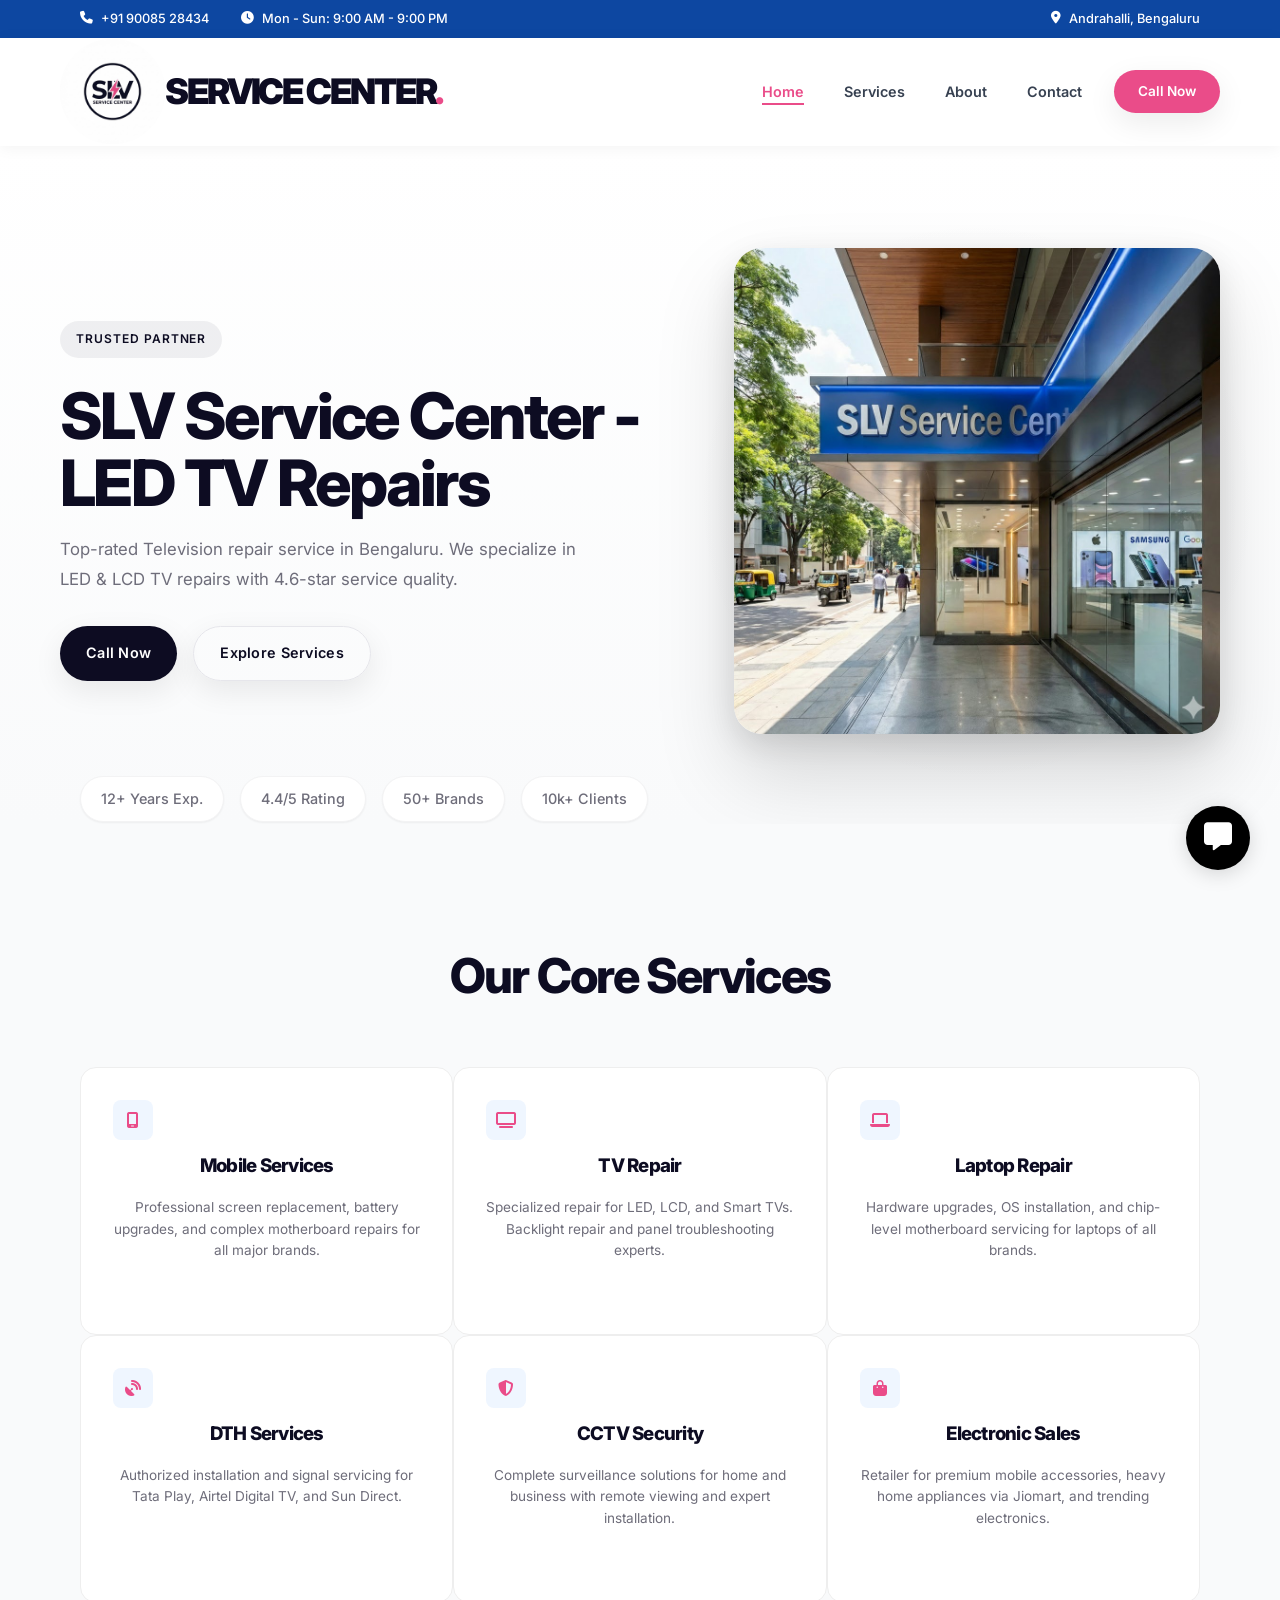
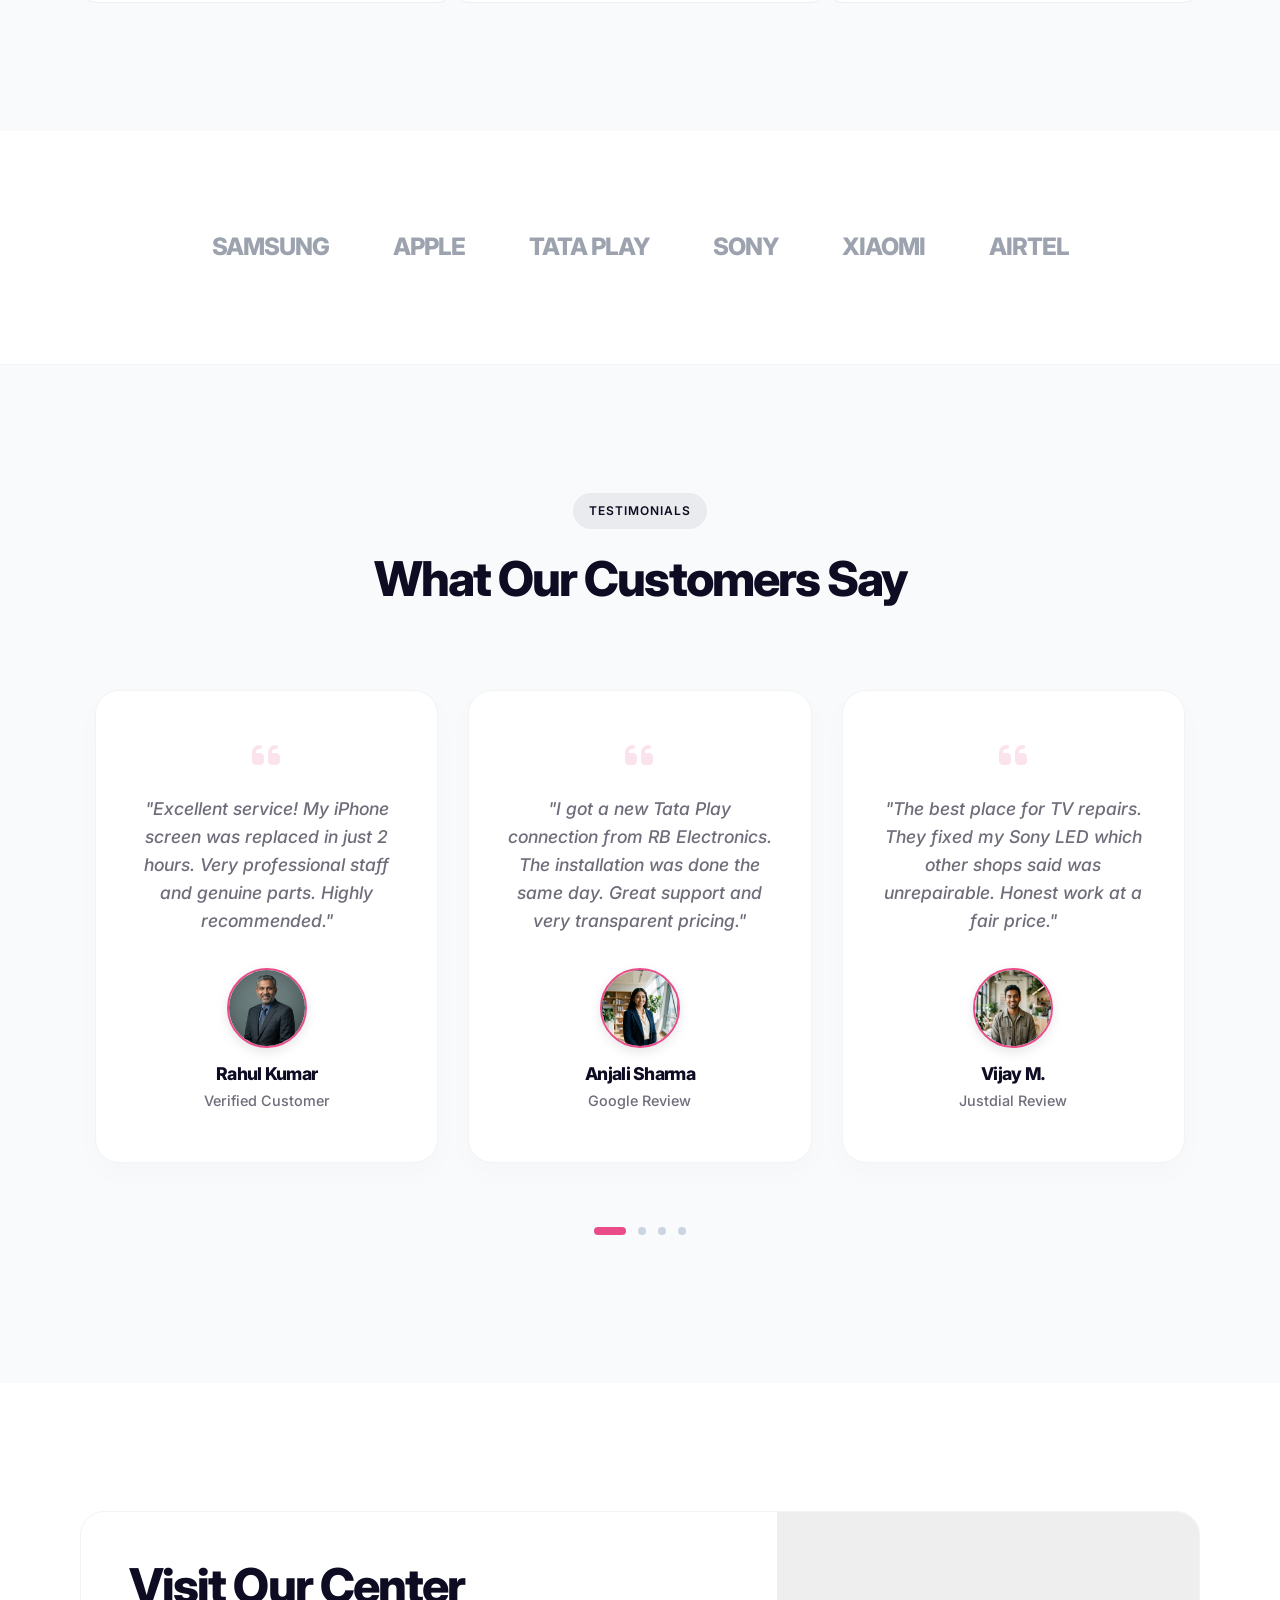
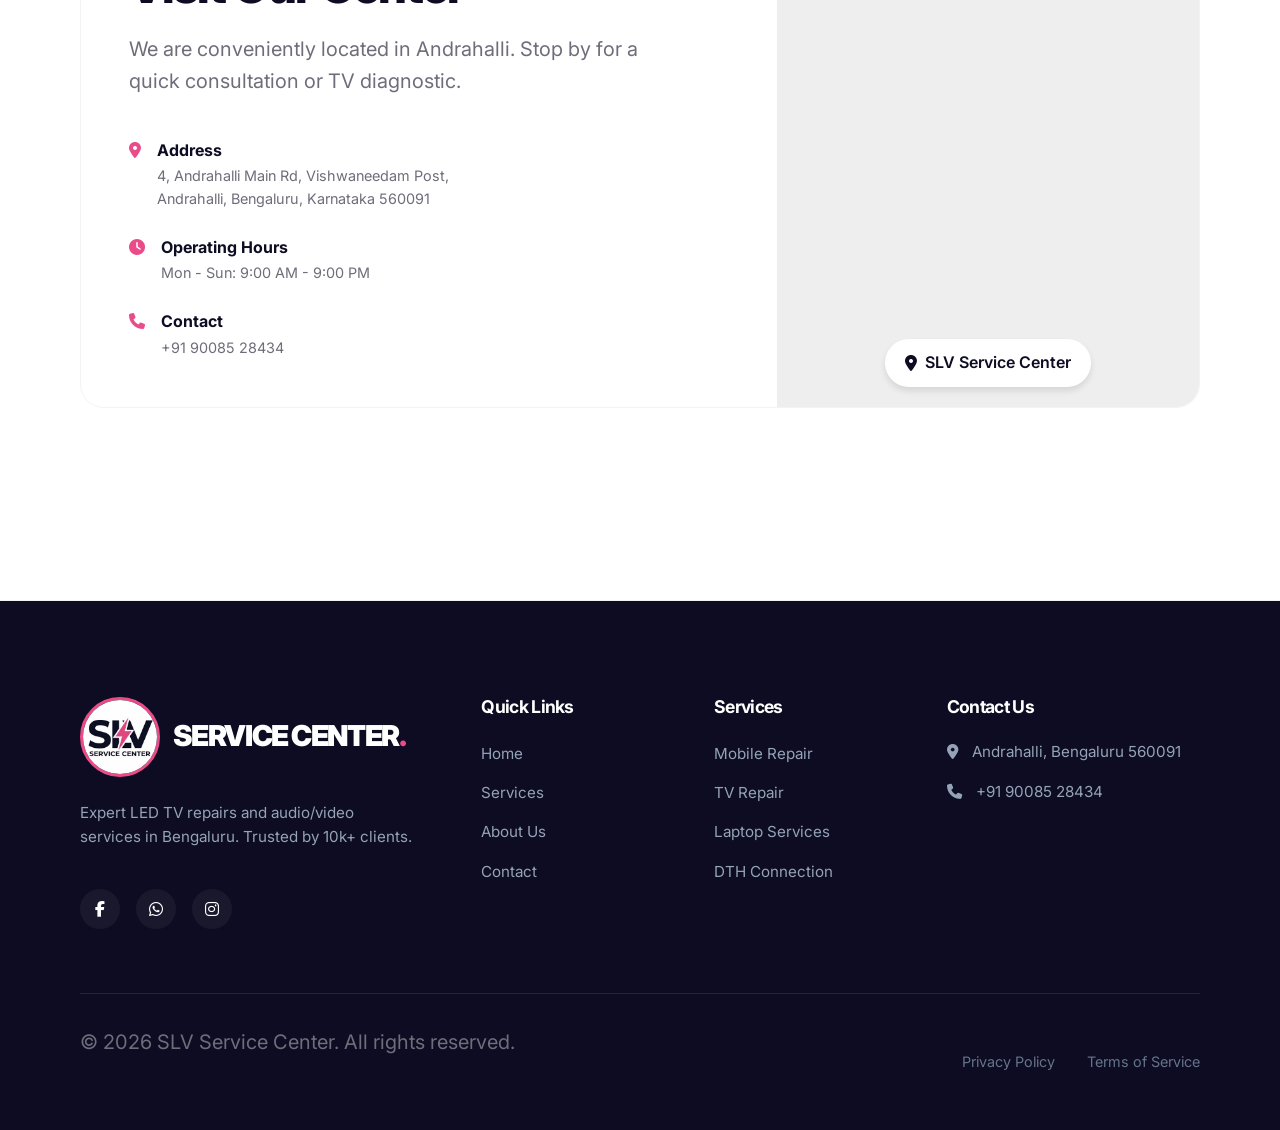
<file: index.html>
<!DOCTYPE html>
<html lang="en">

<head>
    <meta charset="UTF-8">
    <meta name="viewport" content="width=device-width, initial-scale=1.0">

    <!-- SEO Meta Tags -->
    <title>SLV Service Center | LED TV Repairs & Services in Bangalore</title>
    <meta name="description"
        content="Expert LED TV repair and services in Bangalore. SLV Service Center specializes in television repair, screen replacement, and electronics service in Andrahalli, Bengaluru. Rated 4.6/5.">
    <meta name="keywords"
        content="SLV Service Center, LED TV Repair Bangalore, TV Service Bengaluru, Television Repair, Electronics Service Andrahalli, LG TV Repair, Samsung TV Repair, Sony TV Repair">
    <meta name="author" content="SLV Service Center">
    <meta name="robots" content="index, follow">
    <link rel="canonical" href="https://rbelectronics.com/index.html">

    <!-- Open Graph / Facebook -->
    <meta property="og:type" content="website">
    <meta property="og:url" content="https://rbelectronics.com/">
    <meta property="og:title" content="SLV Service Center | LED TV Repairs & Services">
    <meta property="og:description"
        content="Professional television repair service in Bengaluru. 4.6 star rated expert service for all LED/LCD TV brands.">
    <meta property="og:image" content="assets/rb_electronics_logo_circle_1769456589043.png">

    <!-- Twitter -->
    <meta property="twitter:card" content="summary_large_image">
    <meta property="twitter:url" content="https://rbelectronics.com/">
    <meta property="twitter:title" content="SLV Service Center | LED TV Repairs & Services">
    <meta property="twitter:description"
        content="Professional television repair service in Bengaluru. 4.6 star rated expert service for all LED/LCD TV brands.">
    <meta property="twitter:image" content="assets/rb_electronics_logo_circle_1769456589043.png">

    <!-- Favicon -->
    <link rel="icon" type="image/png" href="assets/rb_electronics_logo_circle_1769456589043.png">

    <!-- Fonts & CSS -->
    <link rel="preconnect" href="https://fonts.googleapis.com">
    <link rel="preconnect" href="https://fonts.gstatic.com" crossorigin>
    <link
        href="https://fonts.googleapis.com/css2?family=Inter:wght@400;500;600;700;800&family=Poppins:wght@400;600;700&display=swap"
        rel="stylesheet">
    <link rel="stylesheet" href="https://cdnjs.cloudflare.com/ajax/libs/font-awesome/6.4.0/css/all.min.css">
    <link rel="stylesheet" href="style.css">
</head>

<body>

    <!-- Top Bar -->
    <div class="top-bar">
        <div class="container top-bar-content">
            <div class="top-bar-info">
                <span><i class="fa-solid fa-phone"></i> +91 90085 28434</span>
                <span><i class="fa-solid fa-clock"></i> Mon - Sun: 9:00 AM - 9:00 PM</span>
            </div>
            <div class="top-bar-info">
                <span><i class="fa-solid fa-location-dot"></i> Andrahalli, Bengaluru</span>
            </div>
        </div>
    </div>

    <!-- Simple Navbar -->
    <nav class="navbar">
        <div class="nav-container">
            <a href="index.html" class="logo">
                <img src="assets/slv_logo_circle.png" alt="SLV Service Center Logo">
                <span class="logo-text">Service Center</span>
            </a>
            <div style="display: flex; align-items: center;">
                <ul class="nav-links">
                    <li><a href="index.html" class="active">Home</a></li>
                    <li><a href="services.html">Services</a></li>
                    <li><a href="about.html">About</a></li>
                    <li><a href="contact.html">Contact</a></li>
                </ul>
                <a href="tel:+919008528434" class="btn nav-cta" style="margin-left: 2rem;">Call Now</a>
                <button class="mobile-menu-btn"><i class="fa-solid fa-bars"></i></button>
            </div>
        </div>
    </nav>

    <!-- Split Hero Home -->
    <section class="hero-split">
        <div class="hero-split-grid">
            <div class="hero-left" data-aos="fade-right">
                <span class="badge-blue-soft">Trusted Partner</span>
                <h1>SLV Service Center - LED TV Repairs</h1>
                <p>Top-rated Television repair service in Bengaluru. We specialize in LED & LCD TV repairs with 4.6-star
                    service quality.
                </p>
                <div style="display: flex; gap: 1rem; flex-wrap: wrap;">
                    <a href="tel:+919008528434" class="btn btn-pill" style="background: #0d0c22;">Call Now</a>
                    <a href="services.html" class="btn btn-outline btn-pill">Explore Services</a>
                </div>
            </div>
            <div class="hero-image-container" data-aos="fade-left">
                <img src="assets/slv_storefront.jpg" alt="SLV Service Center Storefront">
            </div>
        </div>
    </section>

    <!-- Stats Grid matching screenshot tags -->
    <div class="container hero-stats-wrapper">
        <div class="hero-stats-container">
            <span class="hero-stat-item">12+ Years Exp.</span>
            <span class="hero-stat-item">4.4/5 Rating</span>
            <span class="hero-stat-item">50+ Brands</span>
            <span class="hero-stat-item">10k+ Clients</span>
        </div>
    </div>

    <!-- Core Services Home Preview -->
    <section class="section" style="background-color: #f9fafb;">
        <div class="container">
            <div style="text-align: center; margin-bottom: 4rem;" data-aos="fade-up">
                <h2>Our Core Services</h2>
            </div>

            <div class="cards-grid-3">
                <!-- S1 -->
                <div class="stat-card-white" style="border: 1px solid #eee; transition: all 0.2s;" data-aos="fade-up">
                    <div class="icon-box" style="background: #eff6ff; color: var(--primary-color);">
                        <i class="fa-solid fa-mobile-screen"></i>
                    </div>
                    <h3>Mobile Services</h3>
                    <p style="font-size: 0.85rem;">Professional screen replacement, battery upgrades, and complex
                        motherboard repairs for all major brands.</p>
                </div>
                <!-- S2 -->
                <div class="stat-card-white" style="border: 1px solid #eee; transition: all 0.2s;" data-aos="fade-up"
                    data-aos-delay="100">
                    <div class="icon-box" style="background: #eff6ff; color: var(--primary-color);">
                        <i class="fa-solid fa-tv"></i>
                    </div>
                    <h3>TV Repair</h3>
                    <p style="font-size: 0.85rem;">Specialized repair for LED, LCD, and Smart TVs. Backlight repair and
                        panel troubleshooting experts.</p>
                </div>
                <!-- S3 -->
                <div class="stat-card-white" style="border: 1px solid #eee; transition: all 0.2s;" data-aos="fade-up"
                    data-aos-delay="200">
                    <div class="icon-box" style="background: #eff6ff; color: var(--primary-color);">
                        <i class="fa-solid fa-laptop"></i>
                    </div>
                    <h3>Laptop Repair</h3>
                    <p style="font-size: 0.85rem;">Hardware upgrades, OS installation, and chip-level motherboard
                        servicing for laptops of all brands.</p>
                </div>
                <!-- S4 -->
                <div class="stat-card-white" style="border: 1px solid #eee; transition: all 0.2s;" data-aos="fade-up"
                    data-aos-delay="300">
                    <div class="icon-box" style="background: #eff6ff; color: var(--primary-color);">
                        <i class="fa-solid fa-satellite-dish"></i>
                    </div>
                    <h3>DTH Services</h3>
                    <p style="font-size: 0.85rem;">Authorized installation and signal servicing for Tata Play, Airtel
                        Digital TV, and Sun Direct.</p>
                </div>
                <!-- S5 -->
                <div class="stat-card-white" style="border: 1px solid #eee; transition: all 0.2s;" data-aos="fade-up"
                    data-aos-delay="400">
                    <div class="icon-box" style="background: #eff6ff; color: var(--primary-color);">
                        <i class="fa-solid fa-shield-halved"></i>
                    </div>
                    <h3>CCTV Security</h3>
                    <p style="font-size: 0.85rem;">Complete surveillance solutions for home and business with remote
                        viewing and expert installation.</p>
                </div>
                <!-- S6 -->
                <div class="stat-card-white" style="border: 1px solid #eee; transition: all 0.2s;" data-aos="fade-up"
                    data-aos-delay="500">
                    <div class="icon-box" style="background: #eff6ff; color: var(--primary-color);">
                        <i class="fa-solid fa-bag-shopping"></i>
                    </div>
                    <h3>Electronic Sales</h3>
                    <p style="font-size: 0.85rem;">Retailer for premium mobile accessories, heavy home appliances via
                        Jiomart, and trending electronics.</p>
                </div>
            </div>
        </div>
    </section>

    <!-- Brands We Support -->
    <section class="section" style="padding: 4rem 0; background: white; border-bottom: 1px solid #f1f3f4;">
        <div class="container">
            <div class="brands-grid" data-aos="fade-up">
                <div class="brand-item">SAMSUNG</div>
                <div class="brand-item">APPLE</div>
                <div class="brand-item">TATA PLAY</div>
                <div class="brand-item">SONY</div>
                <div class="brand-item">XIAOMI</div>
                <div class="brand-item">AIRTEL</div>
            </div>
        </div>
    </section>

    <!-- Testimonials Section -->
    <section class="testimonial-section">
        <div class="container">
            <div style="text-align: center; margin-bottom: 4rem;" data-aos="fade-up">
                <span class="badge-blue-soft">TESTIMONIALS</span>
                <h2>What Our Customers Say</h2>
            </div>

            <div class="testimonial-slider-container" data-aos="fade-up">
                <div class="testimonial-track" id="testimonialTrack">
                    <!-- Slide 1 -->
                    <div class="testimonial-slide">
                        <div class="testi-card-pro">
                            <i class="fa-solid fa-quote-left testi-quote-icon"></i>
                            <p class="testi-text-pro">"Excellent service! My iPhone screen was replaced in just 2 hours.
                                Very professional staff and genuine parts. Highly recommended."</p>
                            <div class="testi-user">
                                <img src="assets/customer_testimonial_male_1769457041364.png" alt="Rahul Kumar"
                                    class="testi-avatar-pro">
                                <div class="testi-author-info">
                                    <h4>Rahul Kumar</h4>
                                    <span>Verified Customer</span>
                                </div>
                            </div>
                        </div>
                    </div>
                    <!-- Slide 2 -->
                    <div class="testimonial-slide">
                        <div class="testi-card-pro">
                            <i class="fa-solid fa-quote-left testi-quote-icon"></i>
                            <p class="testi-text-pro">"I got a new Tata Play connection from RB Electronics. The
                                installation was done the same day. Great support and very transparent pricing."</p>
                            <div class="testi-user">
                                <img src="assets/customer_testimonial_female_1769457061538.png" alt="Anjali Sharma"
                                    class="testi-avatar-pro">
                                <div class="testi-author-info">
                                    <h4>Anjali Sharma</h4>
                                    <span>Google Review</span>
                                </div>
                            </div>
                        </div>
                    </div>
                    <!-- Slide 3 -->
                    <div class="testimonial-slide">
                        <div class="testi-card-pro">
                            <i class="fa-solid fa-quote-left testi-quote-icon"></i>
                            <p class="testi-text-pro">"The best place for TV repairs. They fixed my Sony LED which other
                                shops said was unrepairable. Honest work at a fair price."</p>
                            <div class="testi-user">
                                <img src="assets/customer_testimonial_male_2_1769457083041.png" alt="Vijay M."
                                    class="testi-avatar-pro">
                                <div class="testi-author-info">
                                    <h4>Vijay M.</h4>
                                    <span>Justdial Review</span>
                                </div>
                            </div>
                        </div>
                    </div>
                    <!-- Slide 4 -->
                    <div class="testimonial-slide">
                        <div class="testi-card-pro">
                            <i class="fa-solid fa-quote-left testi-quote-icon"></i>
                            <p class="testi-text-pro">"Fast and reliable laptop cleaning and thermal paste application.
                                My laptop is running much cooler now. Excellent work by RB team."</p>
                            <div class="testi-user">
                                <img src="assets/customer_testimonial_female_2_1769457325821.png" alt="Priya Singh"
                                    class="testi-avatar-pro">
                                <div class="testi-author-info">
                                    <h4>Priya Singh</h4>
                                    <span>Creative Designer</span>
                                </div>
                            </div>
                        </div>
                    </div>
                    <!-- Slide 5 -->
                    <div class="testimonial-slide">
                        <div class="testi-card-pro">
                            <i class="fa-solid fa-quote-left testi-quote-icon"></i>
                            <p class="testi-text-pro">"Very helpful staff and great range of products and services.
                                Always trust them for my DTH recharges and repairs."</p>
                            <div class="testi-user">
                                <img src="assets/customer_testimonial_male_3_1769457344126.png" alt="Suresh Raina"
                                    class="testi-avatar-pro">
                                <div class="testi-author-info">
                                    <h4>Suresh Raina</h4>
                                    <span>Local Resident</span>
                                </div>
                            </div>
                        </div>
                    </div>
                    <!-- Slide 6 -->
                    <div class="testimonial-slide">
                        <div class="testi-card-pro">
                            <i class="fa-solid fa-quote-left testi-quote-icon"></i>
                            <p class="testi-text-pro">"Professional service and reasonable rates. They repaired our home
                                security system perfectly. Highly satisfyed!"</p>
                            <div class="testi-user">
                                <img src="assets/customer_testimonial_male_1769457041364.png" alt="Vinay K."
                                    class="testi-avatar-pro">
                                <div class="testi-author-info">
                                    <h4>Vinay K.</h4>
                                    <span>Verified User</span>
                                </div>
                            </div>
                        </div>
                    </div>
                </div>

                <!-- Dots Navigation -->
                <div class="slider-dots" id="sliderDots">
                    <div class="dot active" onclick="currentSlide(0)"></div>
                    <div class="dot" onclick="currentSlide(1)"></div>
                    <div class="dot" onclick="currentSlide(2)"></div>
                    <div class="dot" onclick="currentSlide(3)"></div>
                    <div class="dot" onclick="currentSlide(4)"></div>
                    <div class="dot" onclick="currentSlide(5)"></div>
                </div>
            </div>
        </div>
    </section>


    <!-- Map & Visit Section -->
    <section class="section" id="visit-us">
        <div class="container">
            <div class="split-grid"
                style="align-items: center; background: white; border-radius: 24px; overflow: hidden; border: 1px solid #f1f3f4;"
                data-aos="fade-up">
                <div style="padding: 3rem;">
                    <h2>Visit Our Center</h2>
                    <p>We are conveniently located in Andrahalli. Stop by for a quick consultation or TV diagnostic.</p>

                    <div style="margin-top: 2rem;">
                        <div style="display: flex; gap: 1rem; margin-bottom: 1.5rem;">
                            <i class="fa-solid fa-location-dot"
                                style="color: var(--primary-color); margin-top: 5px;"></i>
                            <div>
                                <strong>Address</strong>
                                <p style="font-size: 0.9rem; margin-bottom: 0;">4, Andrahalli Main Rd, Vishwaneedam
                                    Post,<br>Andrahalli, Bengaluru, Karnataka 560091</p>
                            </div>
                        </div>
                        <div style="display: flex; gap: 1rem; margin-bottom: 1.5rem;">
                            <i class="fa-solid fa-clock" style="color: var(--primary-color); margin-top: 5px;"></i>
                            <div>
                                <strong>Operating Hours</strong>
                                <p style="font-size: 0.9rem; margin-bottom: 0;">Mon - Sun: 9:00 AM - 9:00 PM</p>
                            </div>
                        </div>
                        <div style="display: flex; gap: 1rem;">
                            <i class="fa-solid fa-phone" style="color: var(--primary-color); margin-top: 5px;"></i>
                            <div>
                                <strong>Contact</strong>
                                <p style="font-size: 0.9rem; margin-bottom: 0;">+91 90085 28434</p>
                            </div>
                        </div>
                    </div>
                </div>

                <div style="height: 100%; min-height: 400px; background: #eee; position: relative;">
                    <iframe
                        src="https://maps.google.com/maps?q=13.0075504,77.4853664+(SLV+Service+Center+-+LED+TV+Repairs+%26+Services+in+Bangalore)&t=&z=13&ie=UTF8&iwloc=&output=embed"
                        width="100%" height="100%" style="border:0;" allowfullscreen="" loading="lazy">
                    </iframe>
                    <div
                        style="position: absolute; bottom: 20px; left: 50%; transform: translateX(-50%); background: white; padding: 10px 20px; border-radius: 50px; font-weight: 600; box-shadow: 0 4px 6px rgba(0,0,0,0.1); cursor: pointer; display: flex; align-items: center; gap: 8px;">
                        <i class="fa-solid fa-location-dot"></i> SLV Service Center
                    </div>
                </div>
            </div>
        </div>
    </section>

    <!-- Footer -->
    <footer>
        <div class="container">
            <div class="footer-grid">
                <div class="footer-col" data-aos="fade-up">
                    <a href="index.html" class="footer-brand">
                        <div class="footer-logo-wrap">
                            <img src="assets/slv_logo_circle.png" alt="SLV Service Center Logo">
                        </div>
                        <span class="logo-text">Service Center</span>
                    </a>
                    <p>Expert LED TV repairs and audio/video services in Bengaluru. Trusted by 10k+ clients.</p>
                    <div class="social-links">
                        <a href="#" class="social-btn"><i class="fa-brands fa-facebook-f"></i></a>
                        <a href="https://wa.me/919008528434" class="social-btn"><i
                                class="fa-brands fa-whatsapp"></i></a>
                        <a href="#" class="social-btn"><i class="fa-brands fa-instagram"></i></a>
                    </div>
                </div>

                <div class="footer-col" data-aos="fade-up" data-aos-delay="100">
                    <h4>Quick Links</h4>
                    <ul class="footer-links">
                        <li><a href="index.html">Home</a></li>
                        <li><a href="services.html">Services</a></li>
                        <li><a href="about.html">About Us</a></li>
                        <li><a href="contact.html">Contact</a></li>
                    </ul>
                </div>

                <div class="footer-col" data-aos="fade-up" data-aos-delay="200">
                    <h4>Services</h4>
                    <ul class="footer-links">
                        <li><a href="services.html">Mobile Repair</a></li>
                        <li><a href="services.html">TV Repair</a></li>
                        <li><a href="services.html">Laptop Services</a></li>
                        <li><a href="services.html">DTH Connection</a></li>
                    </ul>
                </div>

                <div class="footer-col" data-aos="fade-up" data-aos-delay="300">
                    <h4>Contact Us</h4>
                    <p style="margin-bottom: 1rem;"><i class="fa-solid fa-location-dot" style="margin-right: 10px;"></i>
                        Andrahalli, Bengaluru 560091</p>
                    <p style="margin-bottom: 1rem;"><i class="fa-solid fa-phone" style="margin-right: 10px;"></i> +91
                        90085 28434</p>
                </div>
            </div>

            <div class="footer-bottom">
                <p>&copy; 2026 SLV Service Center. All rights reserved.</p>
                <div style="display: flex; gap: 2rem;">
                    <a href="#">Privacy Policy</a>
                    <a href="#">Terms of Service</a>
                </div>
            </div>
        </div>
    </footer>



    <script src="https://unpkg.com/aos@next/dist/aos.js"></script>
    <script>
        AOS.init({
            duration: 800,
            easing: 'ease-in-out',
            once: true
        });

        // Testimonial One-by-One Slider
        let currentSlideIndex = 0;
        const track = document.getElementById('testimonialTrack');
        const dots = document.getElementById('sliderDots').children;
        const totalSlides = document.querySelectorAll('.testimonial-slide').length;

        function getCardsPerPage() {
            if (window.innerWidth > 992) return 3;
            if (window.innerWidth > 600) return 2;
            return 1;
        }

        function currentSlide(index) {
            currentSlideIndex = index;
            updateSlider();
        }

        function updateSlider() {
            const cardsPerPage = getCardsPerPage();
            // Bound the index
            const maxIndex = totalSlides - cardsPerPage;
            if (currentSlideIndex > maxIndex) currentSlideIndex = maxIndex;
            if (currentSlideIndex < 0) currentSlideIndex = 0;

            const offset = currentSlideIndex * (100 / cardsPerPage);
            track.style.transform = `translateX(-${offset}%)`;

            // Update dots visibility based on cards per page
            for (let i = 0; i < dots.length; i++) {
                dots[i].style.display = (i <= maxIndex) ? 'block' : 'none';
                dots[i].classList.remove('active');
            }
            if (dots[currentSlideIndex]) dots[currentSlideIndex].classList.add('active');
        }

        window.addEventListener('resize', updateSlider);

        // Auto slide
        setInterval(() => {
            const cardsPerPage = getCardsPerPage();
            const maxIndex = totalSlides - cardsPerPage;
            currentSlideIndex = (currentSlideIndex >= maxIndex) ? 0 : currentSlideIndex + 1;
            updateSlider();
        }, 5000);

        // Initial call to set dot visibility
        updateSlider();

        // Mobile Menu Toggle
        const mobileMenuBtn = document.querySelector('.mobile-menu-btn');
        const navLinks = document.querySelector('.nav-links');

        if (mobileMenuBtn) {
            mobileMenuBtn.addEventListener('click', () => {
                navLinks.classList.toggle('active');
            });
        }

        // --- SECURITY: PREVENT INSPECTION ---
        document.addEventListener('contextmenu', function (e) {
            e.preventDefault();
        });

        document.onkeydown = function (e) {
            // F12
            if (e.keyCode == 123) return false;
            // Ctrl+Shift+I (Inspect)
            if (e.ctrlKey && e.shiftKey && e.keyCode == 73) return false;
            // Ctrl+Shift+C (Element Inspector)
            if (e.ctrlKey && e.shiftKey && e.keyCode == 67) return false;
            // Ctrl+Shift+J (Console)
            if (e.ctrlKey && e.shiftKey && e.keyCode == 74) return false;
            // Ctrl+U (View Source)
            if (e.ctrlKey && e.keyCode == 85) return false;
        };
    </script>
    <script src="chatbot.js"></script>
</body>

</html>
</file>
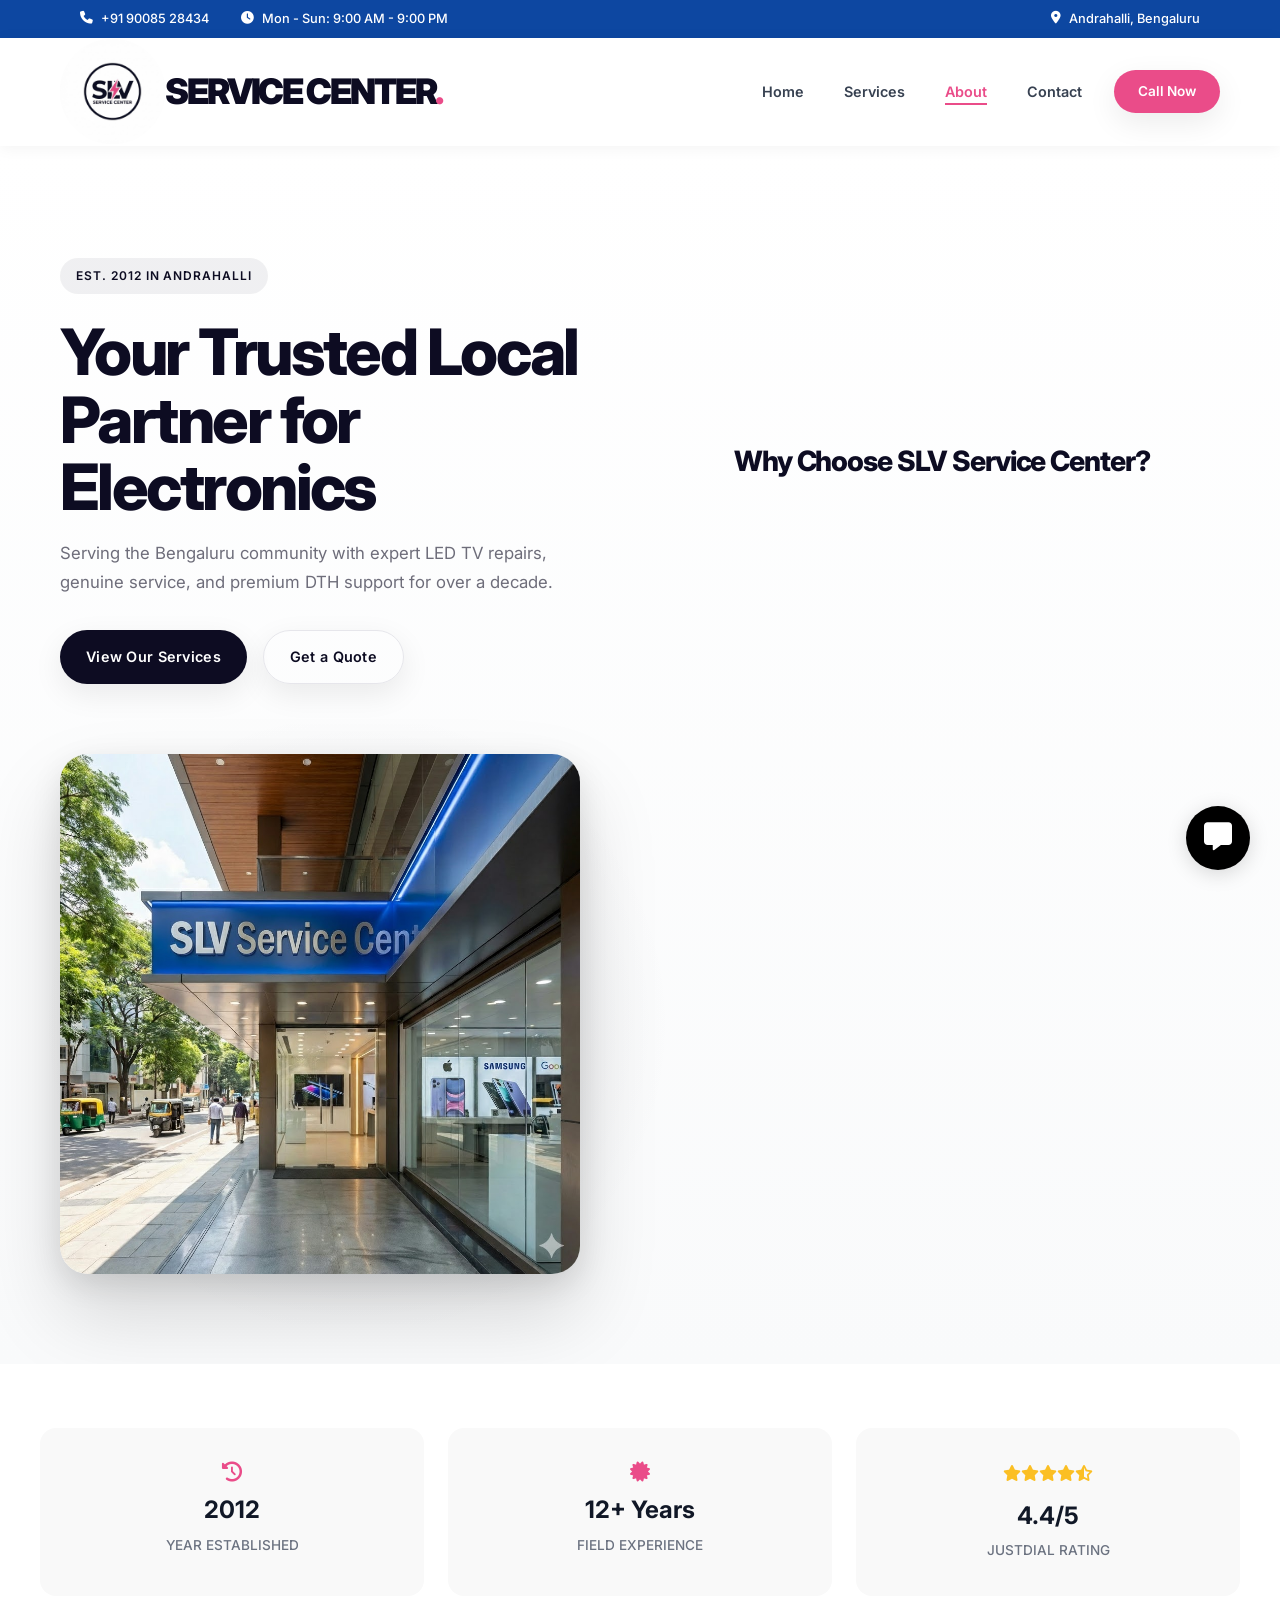
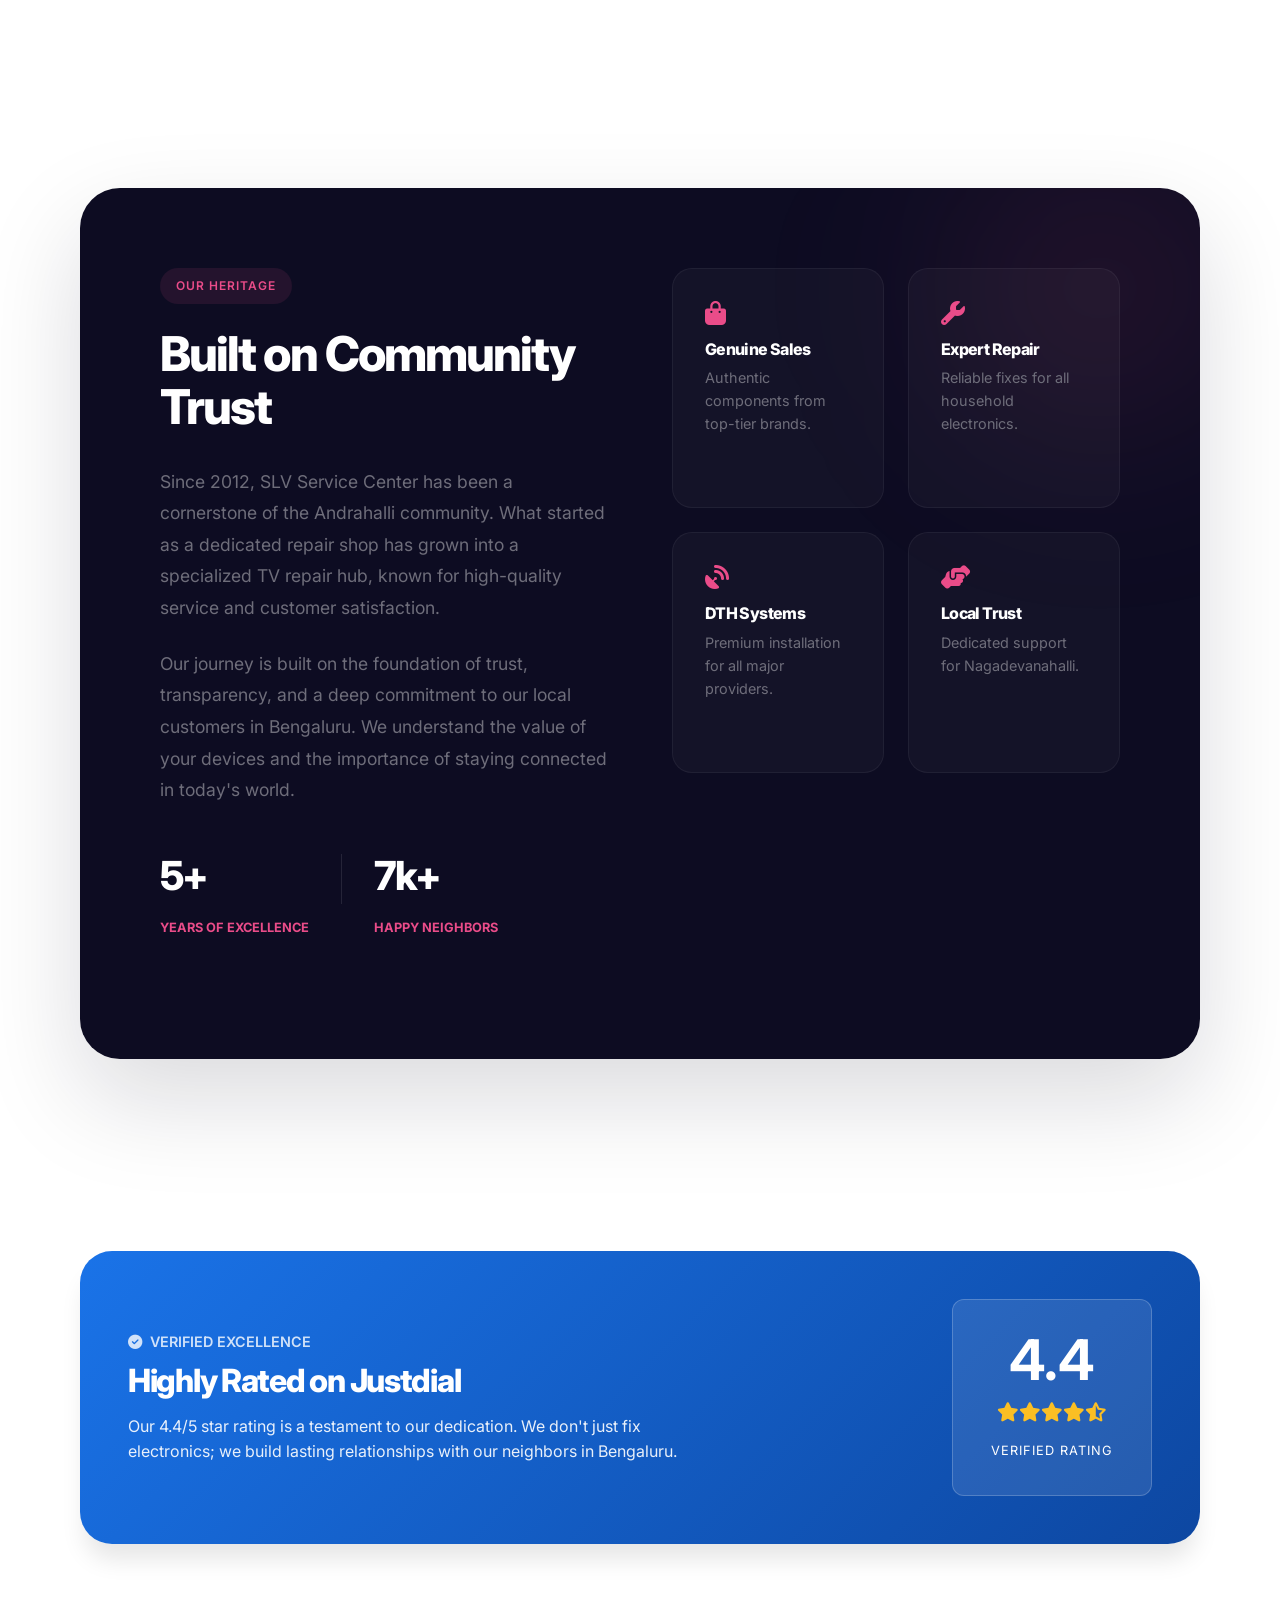
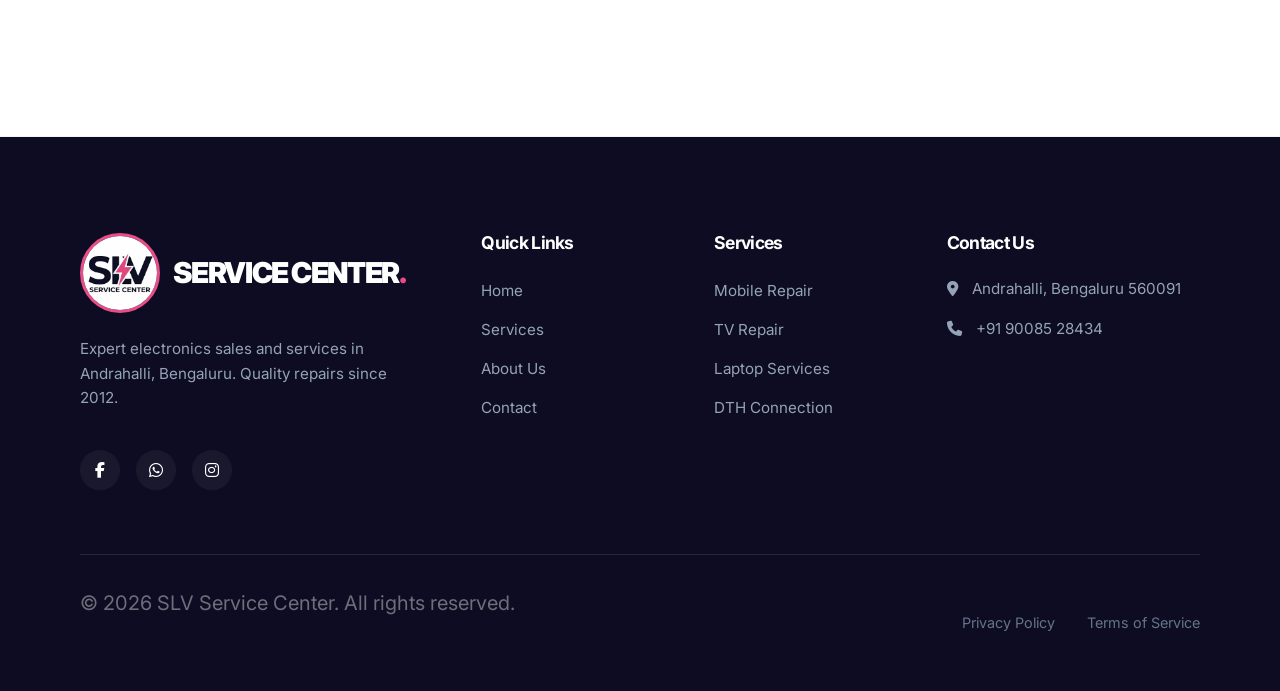
<file: about.html>
<!DOCTYPE html>
<html lang="en">

<head>
    <meta charset="UTF-8">
    <meta name="viewport" content="width=device-width, initial-scale=1.0">

    <!-- SEO Meta Tags -->
    <title>About SLV Service Center - Trusted TV Repair Experts</title>
    <meta name="description"
        content="Learn about SLV Service Center, your local trusted partner for LED TV repairs in Bengaluru. Over 12 years of experience serving Andrahalli with quality repairs and genuine service.">
    <meta name="keywords"
        content="About SLV Service Center, TV Repair History, Trusted Service Bengaluru, Electronics Service Experts">
    <meta name="author" content="SLV Service Center">
    <meta name="robots" content="index, follow">
    <link rel="canonical" href="https://rbelectronics.com/about.html">

    <!-- Open Graph / Facebook -->
    <meta property="og:type" content="website">
    <meta property="og:url" content="https://rbelectronics.com/about.html">
    <meta property="og:title" content="About Us | SLV Service Center">
    <meta property="og:description"
        content="Serving Bengaluru since 2012 with honesty, quality, and expertise in TV repair services.">
    <meta property="og:image" content="assets/rb_electronics_logo_circle_1769456589043.png">

    <!-- Twitter -->
    <meta property="twitter:card" content="summary_large_image">
    <meta property="twitter:url" content="https://rbelectronics.com/about.html">
    <meta property="twitter:title" content="About Us | SLV Service Center">
    <meta property="twitter:description"
        content="Serving Bengaluru since 2012 with honesty, quality, and expertise in TV repair services.">
    <meta property="twitter:image" content="assets/rb_electronics_logo_circle_1769456589043.png">

    <!-- Favicon -->
    <link rel="icon" type="image/png" href="assets/rb_electronics_logo_circle_1769456589043.png">

    <!-- Fonts & CSS -->
    <link rel="preconnect" href="https://fonts.googleapis.com">
    <link rel="preconnect" href="https://fonts.gstatic.com" crossorigin>
    <link
        href="https://fonts.googleapis.com/css2?family=Inter:wght@400;500;600;700;800&family=Poppins:wght@400;600;700&display=swap"
        rel="stylesheet">
    <link rel="stylesheet" href="https://cdnjs.cloudflare.com/ajax/libs/font-awesome/6.4.0/css/all.min.css">
    <link rel="stylesheet" href="https://unpkg.com/aos@2.3.1/dist/aos.css">
    <link rel="stylesheet" href="style.css">
</head>

<body>

    <!-- Top Bar -->
    <div class="top-bar">
        <div class="container top-bar-content">
            <div class="top-bar-info">
                <span><i class="fa-solid fa-phone"></i> +91 90085 28434</span>
                <span><i class="fa-solid fa-clock"></i> Mon - Sun: 9:00 AM - 9:00 PM</span>
            </div>
            <div class="top-bar-info">
                <span><i class="fa-solid fa-location-dot"></i> Andrahalli, Bengaluru</span>
            </div>
        </div>
    </div>

    <!-- Simple Navbar -->
    <nav class="navbar">
        <div class="nav-container">
            <a href="index.html" class="logo">
                <img src="assets/slv_logo_circle.png" alt="SLV Service Center Logo">
                <span class="logo-text">Service Center</span>
            </a>
            <div style="display: flex; align-items: center;">
                <ul class="nav-links">
                    <li><a href="index.html">Home</a></li>
                    <li><a href="services.html">Services</a></li>
                    <li><a href="about.html" class="active">About</a></li>
                    <li><a href="contact.html">Contact</a></li>
                </ul>
                <a href="tel:+919008528434" class="btn nav-cta" style="margin-left: 2rem;">Call Now</a>
                <button class="mobile-menu-btn"><i class="fa-solid fa-bars"></i></button>
            </div>
        </div>
    </nav>

    <!-- Split Hero -->
    <section class="hero-split">
        <div class="hero-split-grid">
            <div class="hero-left" data-aos="fade-right">
                <span class="badge-blue-soft">Est. 2012 in Andrahalli</span>
                <h1>Your Trusted Local Partner for Electronics</h1>
                <p>Serving the Bengaluru community with expert LED TV repairs, genuine service, and premium DTH support
                    for over a decade.</p>
                <div style="display: flex; gap: 1rem; flex-wrap: wrap;">
                    <a href="services.html" class="btn btn-pill" style="background: #0d0c22;">View Our Services</a>
                    <a href="contact.html" class="btn btn-outline btn-pill">Get a Quote</a>
                </div>
            </div>
            <h2 class="section-title-sm" style="font-size: 1.75rem;" data-aos="fade-right">Why Choose SLV Service
                Center?
            </h2>
            <div class="hero-image-container" data-aos="fade-left">
                <img src="assets/slv_storefront.jpg" alt="SLV Service Center Storefront">
            </div>
        </div>
    </section>

    <!-- Stats Strip -->
    <div class="stats-strip">
        <div class="stats-grid-4">
            <div class="stat-card-white" style="text-align: center; border: none; background: #f9f9f9;"
                data-aos="zoom-in">
                <i class="fa-solid fa-clock-rotate-left stat-icon-sm"></i>
                <span class="stat-value">2012</span>
                <span class="stat-label">YEAR ESTABLISHED</span>
            </div>
            <div class="stat-card-white" style="text-align: center; border: none; background: #f9f9f9;"
                data-aos="zoom-in" data-aos-delay="100">
                <i class="fa-solid fa-certificate stat-icon-sm"></i>
                <span class="stat-value">12+ Years</span>
                <span class="stat-label">FIELD EXPERIENCE</span>
            </div>
            <div class="stat-card-white" style="text-align: center; border: none; background: #f9f9f9;"
                data-aos="zoom-in" data-aos-delay="200">
                <div style="color: #fbbf24; margin-bottom: 0.5rem;">
                    <i class="fa-solid fa-star"></i><i class="fa-solid fa-star"></i><i class="fa-solid fa-star"></i><i
                        class="fa-solid fa-star"></i><i class="fa-solid fa-star-half-stroke"></i>
                </div>
                <span class="stat-value">4.4/5</span>
                <span class="stat-label">JUSTDIAL RATING</span>
            </div>
        </div>
    </div>

    <!-- Our Journey Content - Premium Redesign -->
    <section class="section" style="background: white;">
        <div class="container">
            <div style="background: var(--secondary-color); color: white; border-radius: 40px; padding: 5rem; box-shadow: 0 40px 100px rgba(13, 12, 34, 0.15); overflow: hidden; position: relative;"
                data-aos="fade-up">
                <!-- Background Decoration -->
                <div
                    style="position: absolute; top: -50px; right: -50px; width: 300px; height: 300px; background: rgba(234, 76, 137, 0.1); border-radius: 50%; filter: blur(100px);">
                </div>

                <div class="about-journey-grid"
                    style="display: grid; grid-template-columns: 1fr 1fr; gap: 4rem; align-items: start; position: relative; z-index: 1;">
                    <!-- Left Text Content -->
                    <div>
                        <span class="badge-blue-soft"
                            style="background: rgba(234, 76, 137, 0.1); color: var(--primary-color);">OUR
                            HERITAGE</span>
                        <h2 style="color: white; font-size: 3rem; margin-bottom: 2rem; letter-spacing: -0.04em;">Built
                            on Community Trust</h2>
                        <p style="color: #6e6d7a; font-size: 1.1rem; line-height: 1.8; margin-bottom: 1.5rem;">Since
                            2012, SLV Service Center has been a cornerstone of the Andrahalli community. What started
                            as a dedicated repair shop has grown into a specialized TV repair hub, known for
                            high-quality service and customer satisfaction.</p>
                        <p style="color: #6e6d7a; font-size: 1.1rem; line-height: 1.8;">Our journey is built on the
                            foundation of trust, transparency, and a deep commitment to our local customers in
                            Bengaluru. We understand the value of your devices and the importance of staying connected
                            in today's world.</p>

                        <div style="margin-top: 3rem; display: flex; gap: 2rem;">
                            <div>
                                <h3 id="yearCounter" style="color: white; font-size: 2.5rem;">0</h3>
                                <p
                                    style="font-size: 0.8rem; text-transform: uppercase; color: var(--primary-color); font-weight: 700;">
                                    Years of Excellence</p>
                            </div>
                            <div style="width: 1px; height: 50px; background: rgba(255,255,255,0.1);"></div>
                            <div>
                                <h3 id="customerCounter" style="color: white; font-size: 2.5rem;">0</h3>
                                <p
                                    style="font-size: 0.8rem; text-transform: uppercase; color: var(--primary-color); font-weight: 700;">
                                    Happy Neighbors</p>
                            </div>
                        </div>
                    </div>

                    <!-- Right Feature Grid (Internal) -->
                    <div style="display: grid; grid-template-columns: 1fr 1fr; gap: 1.5rem;">
                        <div style="background: rgba(255,255,255,0.03); padding: 2rem; border-radius: 20px; border: 1px solid rgba(255,255,255,0.05); transition: 0.3s;"
                            onmouseover="this.style.background='rgba(255,255,255,0.06)'"
                            onmouseout="this.style.background='rgba(255,255,255,0.03)'">
                            <i class="fa-solid fa-bag-shopping"
                                style="font-size: 1.5rem; color: var(--primary-color); margin-bottom: 1rem;"></i>
                            <h4 style="color: white; margin-bottom: 0.5rem;">Genuine Sales</h4>
                            <p style="font-size: 0.9rem; color: #6e6d7a;">Authentic components from top-tier brands.</p>
                        </div>
                        <div style="background: rgba(255,255,255,0.03); padding: 2rem; border-radius: 20px; border: 1px solid rgba(255,255,255,0.05); transition: 0.3s;"
                            onmouseover="this.style.background='rgba(255,255,255,0.06)'"
                            onmouseout="this.style.background='rgba(255,255,255,0.03)'">
                            <i class="fa-solid fa-wrench"
                                style="font-size: 1.5rem; color: var(--primary-color); margin-bottom: 1rem;"></i>
                            <h4 style="color: white; margin-bottom: 0.5rem;">Expert Repair</h4>
                            <p style="font-size: 0.9rem; color: #6e6d7a;">Reliable fixes for all household electronics.
                            </p>
                        </div>
                        <div style="background: rgba(255,255,255,0.03); padding: 2rem; border-radius: 20px; border: 1px solid rgba(255,255,255,0.05); transition: 0.3s;"
                            onmouseover="this.style.background='rgba(255,255,255,0.06)'"
                            onmouseout="this.style.background='rgba(255,255,255,0.03)'">
                            <i class="fa-solid fa-satellite-dish"
                                style="font-size: 1.5rem; color: var(--primary-color); margin-bottom: 1rem;"></i>
                            <h4 style="color: white; margin-bottom: 0.5rem;">DTH Systems</h4>
                            <p style="font-size: 0.9rem; color: #6e6d7a;">Premium installation for all major providers.
                            </p>
                        </div>
                        <div style="background: rgba(255,255,255,0.03); padding: 2rem; border-radius: 20px; border: 1px solid rgba(255,255,255,0.05); transition: 0.3s;"
                            onmouseover="this.style.background='rgba(255,255,255,0.06)'"
                            onmouseout="this.style.background='rgba(255,255,255,0.03)'">
                            <i class="fa-solid fa-handshake-angle"
                                style="font-size: 1.5rem; color: var(--primary-color); margin-bottom: 1rem;"></i>
                            <h4 style="color: white; margin-bottom: 0.5rem;">Local Trust</h4>
                            <p style="font-size: 0.9rem; color: #6e6d7a;">Dedicated support for Nagadevanahalli.</p>
                        </div>
                    </div>
                </div>
            </div>
        </div>
    </section>

    <!-- JustDial CTA Block -->
    <section class="container" style="padding-bottom: 4rem;">
        <div class="cta-block-blue"
            style="text-align: left; display: flex; align-items: center; justify-content: space-between; flex-wrap: wrap; text-align: left; padding: 3rem;"
            data-aos="zoom-out">
            <div style="max-width: 600px;">
                <div
                    style="display: flex; align-items: center; gap: 0.5rem; color: rgba(255,255,255,0.8); margin-bottom: 0.5rem; font-size: 0.9rem; font-weight: 600; text-transform: uppercase;">
                    <i class="fa-solid fa-circle-check"></i> Verified Excellence
                </div>
                <h2 style="margin-bottom: 1rem;">Highly Rated on Justdial</h2>
                <p style="margin-left: 0; font-size: 1rem; margin-bottom: 0;">Our 4.4/5 star rating is a testament to
                    our dedication. We don't just fix electronics; we build lasting relationships with our neighbors in
                    Bengaluru.</p>
            </div>

            <div
                style="background: rgba(255,255,255,0.1); padding: 2rem; border-radius: 12px; text-align: center; border: 1px solid rgba(255,255,255,0.2); min-width: 200px;">
                <span
                    style="display: block; font-size: 3.5rem; font-weight: 700; color: white; line-height: 1;">4.4</span>
                <div style="color: #fbbf24; font-size: 1.2rem; margin: 0.5rem 0;">
                    <i class="fa-solid fa-star"></i><i class="fa-solid fa-star"></i><i class="fa-solid fa-star"></i><i
                        class="fa-solid fa-star"></i><i class="fa-solid fa-star-half-stroke"></i>
                </div>
                <span style="color: white; font-size: 0.8rem; text-transform: uppercase; letter-spacing: 1px;">Verified
                    Rating</span>
            </div>
        </div>
    </section>

    <!-- Footer -->
    <footer>
        <div class="container">
            <div class="footer-grid">
                <div class="footer-col" data-aos="fade-up">
                    <a href="index.html" class="footer-brand">
                        <div class="footer-logo-wrap">
                            <img src="assets/slv_logo_circle.png" alt="SLV Service Center Logo">
                        </div>
                        <span class="logo-text">Service Center</span>
                    </a>
                    <p>Expert electronics sales and services in Andrahalli, Bengaluru. Quality repairs since 2012.
                    </p>
                    <div class="social-links">
                        <a href="#" class="social-btn"><i class="fa-brands fa-facebook-f"></i></a>
                        <a href="https://wa.me/919008528434" class="social-btn"><i
                                class="fa-brands fa-whatsapp"></i></a>
                        <a href="#" class="social-btn"><i class="fa-brands fa-instagram"></i></a>
                    </div>
                </div>

                <div class="footer-col" data-aos="fade-up" data-aos-delay="100">
                    <h4>Quick Links</h4>
                    <ul class="footer-links">
                        <li><a href="index.html">Home</a></li>
                        <li><a href="services.html">Services</a></li>
                        <li><a href="about.html">About Us</a></li>
                        <li><a href="contact.html">Contact</a></li>
                    </ul>
                </div>

                <div class="footer-col" data-aos="fade-up" data-aos-delay="200">
                    <h4>Services</h4>
                    <ul class="footer-links">
                        <li><a href="services.html">Mobile Repair</a></li>
                        <li><a href="services.html">TV Repair</a></li>
                        <li><a href="services.html">Laptop Services</a></li>
                        <li><a href="services.html">DTH Connection</a></li>
                    </ul>
                </div>

                <div class="footer-col" data-aos="fade-up" data-aos-delay="300">
                    <h4>Contact Us</h4>
                    <p style="margin-bottom: 1rem;"><i class="fa-solid fa-location-dot" style="margin-right: 10px;"></i>
                        Andrahalli, Bengaluru 560091</p>
                    <p style="margin-bottom: 1rem;"><i class="fa-solid fa-phone" style="margin-right: 10px;"></i> +91
                        90085 28434</p>
                </div>
            </div>

            <div class="footer-bottom">
                <p>&copy; 2026 SLV Service Center. All rights reserved.</p>
                <div style="display: flex; gap: 2rem;">
                    <a href="#">Privacy Policy</a>
                    <a href="#">Terms of Service</a>
                </div>
            </div>
        </div>
    </footer>

    <script src="https://unpkg.com/aos@2.3.1/dist/aos.js"></script>
    <script>
        AOS.init({
            duration: 800,
            easing: 'ease-in-out',
            once: true
        });

        // Counter Animation Logic
        function animateCounter(id, target, suffix = "") {
            const el = document.getElementById(id);
            if (!el) return;
            let current = 0;
            const duration = 2000; // 2 seconds
            const stepTime = 30;
            const steps = duration / stepTime;
            const increment = target / steps;

            const timer = setInterval(() => {
                current += increment;
                if (current >= target) {
                    el.innerText = target + suffix;
                    clearInterval(timer);
                } else {
                    el.innerText = Math.floor(current) + suffix;
                }
            }, stepTime);
        }

        const observer = new IntersectionObserver((entries) => {
            entries.forEach(entry => {
                if (entry.isIntersecting) {
                    animateCounter('yearCounter', 12, "+");
                    animateCounter('customerCounter', 15, "k+");
                    observer.unobserve(entry.target);
                }
            });
        }, { threshold: 0.5 });

        const yearEl = document.getElementById('yearCounter');
        if (yearEl) observer.observe(yearEl.parentElement.parentElement);

        // Mobile Menu Toggle
        const mobileMenuBtn = document.querySelector('.mobile-menu-btn');
        const navLinks = document.querySelector('.nav-links');

        if (mobileMenuBtn) {
            mobileMenuBtn.addEventListener('click', () => {
                navLinks.classList.toggle('active');
            });
        }

        // --- SECURITY: PREVENT INSPECTION ---
        document.addEventListener('contextmenu', function (e) {
            e.preventDefault();
        });

        document.onkeydown = function (e) {
            // F12
            if (e.keyCode == 123) return false;
            // Ctrl+Shift+I (Inspect)
            if (e.ctrlKey && e.shiftKey && e.keyCode == 73) return false;
            // Ctrl+Shift+C (Element Inspector)
            if (e.ctrlKey && e.shiftKey && e.keyCode == 67) return false;
            // Ctrl+Shift+J (Console)
            if (e.ctrlKey && e.shiftKey && e.keyCode == 74) return false;
            // Ctrl+U (View Source)
            if (e.ctrlKey && e.keyCode == 85) return false;
        };
    </script>
    <script src="chatbot.js"></script>
</body>

</html>
</file>
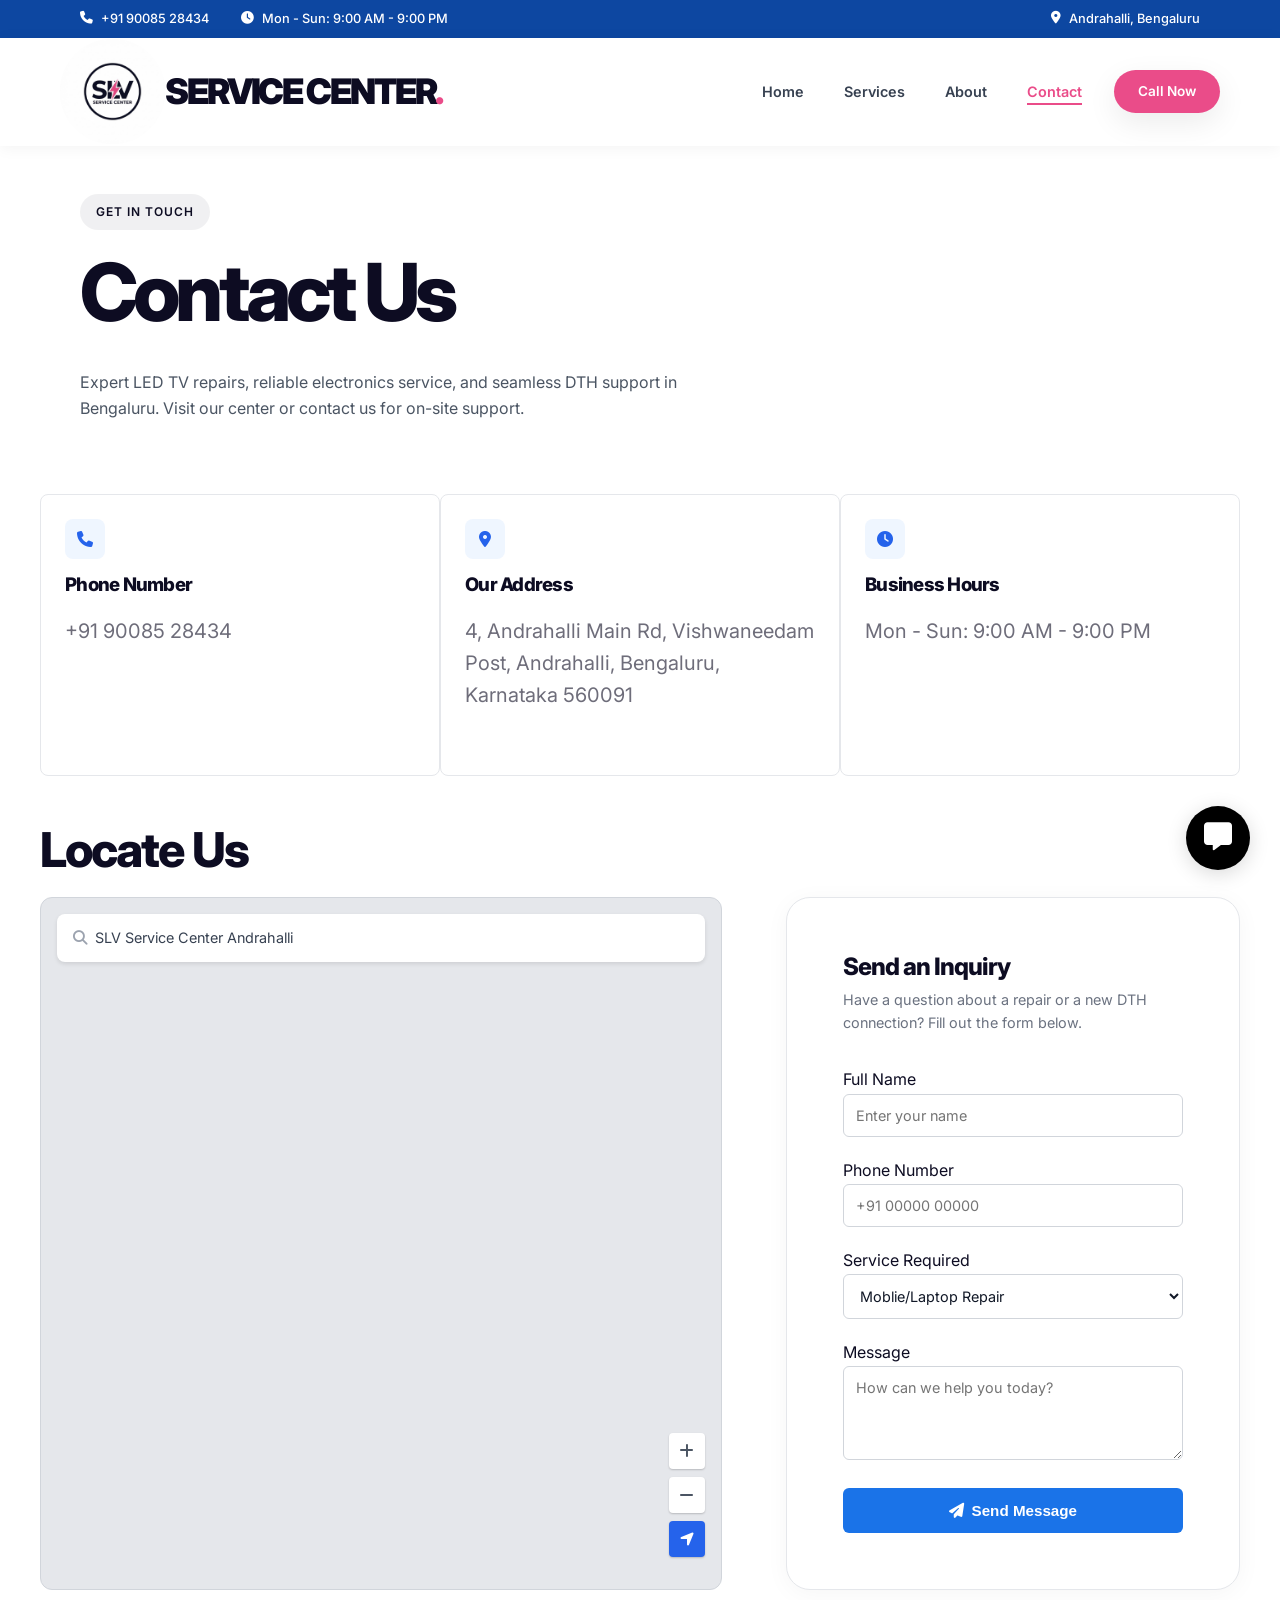
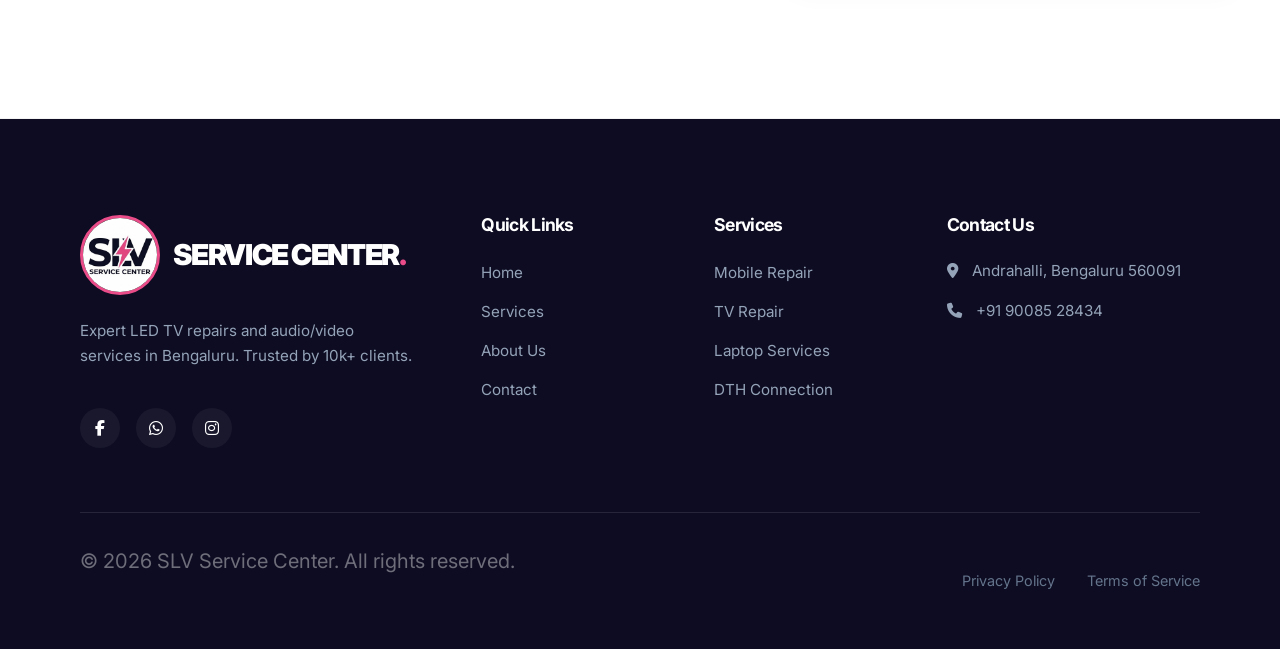
<file: contact.html>
<!DOCTYPE html>
<html lang="en">

<head>
    <meta charset="UTF-8">
    <meta name="viewport" content="width=device-width, initial-scale=1.0">

    <!-- SEO Meta Tags -->
    <title>Contact SLV Service Center | LED TV Repair in Bengaluru</title>
    <meta name="description"
        content="Get in touch with SLV Service Center. Visit our center in Andrahalli, call us at +91 90085 28434, or send a message for quick TV repair support.">
    <meta name="keywords"
        content="Contact SLV Service Center, TV Repair Phone Number, Address SLV Service Center Andrahalli, Electronics Repair Contact, Support">
    <meta name="author" content="SLV Service Center">
    <meta name="robots" content="index, follow">
    <link rel="canonical" href="https://rbelectronics.com/contact.html">

    <!-- Open Graph / Facebook -->
    <meta property="og:type" content="website">
    <meta property="og:url" content="https://rbelectronics.com/contact.html">
    <meta property="og:title" content="Contact Us | SLV Service Center">
    <meta property="og:description"
        content="Visit us or call today for trusted LED TV repair and electronics service in Bengaluru.">
    <meta property="og:image" content="assets/rb_electronics_logo_circle_1769456589043.png">

    <!-- Twitter -->
    <meta property="twitter:card" content="summary_large_image">
    <meta property="twitter:url" content="https://rbelectronics.com/contact.html">
    <meta property="twitter:title" content="Contact Us | SLV Service Center">
    <meta property="twitter:description"
        content="Visit us or call today for trusted LED TV repair and electronics service in Bengaluru.">
    <meta property="twitter:image" content="assets/rb_electronics_logo_circle_1769456589043.png">

    <!-- Favicon -->
    <link rel="icon" type="image/png" href="assets/rb_electronics_logo_circle_1769456589043.png">

    <!-- Fonts & CSS -->
    <link rel="preconnect" href="https://fonts.googleapis.com">
    <link rel="preconnect" href="https://fonts.gstatic.com" crossorigin>
    <link
        href="https://fonts.googleapis.com/css2?family=Inter:wght@400;500;600;700;800&family=Poppins:wght@400;600;700&display=swap"
        rel="stylesheet">
    <link rel="stylesheet" href="https://cdnjs.cloudflare.com/ajax/libs/font-awesome/6.4.0/css/all.min.css">
    <link rel="stylesheet" href="style.css">
</head>

<body>

    <!-- Top Bar -->
    <div class="top-bar">
        <div class="container top-bar-content">
            <div class="top-bar-info">
                <span><i class="fa-solid fa-phone"></i> +91 90085 28434</span>
                <span><i class="fa-solid fa-clock"></i> Mon - Sun: 9:00 AM - 9:00 PM</span>
            </div>
            <div class="top-bar-info">
                <span><i class="fa-solid fa-location-dot"></i> Andrahalli, Bengaluru</span>
            </div>
        </div>
    </div>

    <!-- Simple Navbar -->
    <nav class="navbar">
        <div class="nav-container">
            <a href="index.html" class="logo">
                <img src="assets/slv_logo_circle.png" alt="SLV Service Center Logo">
                <span class="logo-text">Service Center</span>
            </a>
            <div style="display: flex; align-items: center;">
                <ul class="nav-links">
                    <li><a href="index.html">Home</a></li>
                    <li><a href="services.html">Services</a></li>
                    <li><a href="about.html">About</a></li>
                    <li><a href="contact.html" class="active">Contact</a></li>
                </ul>
                <a href="tel:+919008528434" class="btn nav-cta" style="margin-left: 2rem;">Call Now</a>
                <button class="mobile-menu-btn"><i class="fa-solid fa-bars"></i></button>
            </div>
        </div>
    </nav>

    <!-- Header Section -->
    <section class="page-header-clean">
        <div class="container" data-aos="fade-down">
            <span class="badge-blue-soft">GET IN TOUCH</span>

            <h1>Contact Us</h1>
            <p class="contact-subtitle">Expert LED TV repairs, reliable electronics service, and seamless DTH support in
                Bengaluru. Visit our center or contact us for on-site support.</p>
        </div>
    </section>

    <!-- Contact Cards -->
    <div class="contact-cards-container">
        <div class="cards-grid-3">
            <!-- Card 1: Phone -->
            <div class="info-card" data-aos="zoom-in">
                <div class="icon-box">
                    <i class="fa-solid fa-phone"></i>
                </div>
                <h3>Phone Number</h3>
                <p><a href="tel:+919008528434" style="color: inherit; text-decoration: none;">+91 90085 28434</a></p>
            </div>

            <!-- Card 2: Address -->
            <div class="info-card" data-aos="zoom-in" data-aos-delay="100">
                <div class="icon-box">
                    <i class="fa-solid fa-location-dot"></i>
                </div>
                <h3>Our Address</h3>
                <p>4, Andrahalli Main Rd, Vishwaneedam Post, Andrahalli, Bengaluru, Karnataka 560091</p>
            </div>

            <!-- Card 3: Hours -->
            <div class="info-card" data-aos="zoom-in" data-aos-delay="200">
                <div class="icon-box">
                    <i class="fa-solid fa-clock"></i>
                </div>
                <h3>Business Hours</h3>
                <p>Mon - Sun: 9:00 AM - 9:00 PM</p>
            </div>
        </div>
    </div>

    <!-- Main Section: Map & Form -->
    <section class="split-section">

        <!-- Locate Us Title (Above Grid) -->
        <div class="container" style="padding-left: 0; padding-right: 0; margin-bottom: 1rem;" data-aos="fade-right">
            <h2 class="section-title-sm">Locate Us</h2>
        </div>

        <div class="split-grid" data-aos="fade-up">
            <!-- Left: Map -->
            <div class="map-wrapper">
                <!-- Overlay Search Bar -->
                <div class="map-search-bar">
                    <i class="fa-solid fa-magnifying-glass" style="color: #9ca3af;"></i>
                    <span>SLV Service Center Andrahalli</span>
                </div>

                <!-- Overlay Controls -->
                <div class="map-controls">
                    <div class="map-btn"><i class="fa-solid fa-plus"></i></div>
                    <div class="map-btn"><i class="fa-solid fa-minus"></i></div>
                    <div class="map-btn blue"><i class="fa-solid fa-location-arrow"></i></div>
                </div>

                <!-- Actual Map Iframe -->
                <iframe
                    src="https://maps.google.com/maps?q=13.0075504,77.4853664+(SLV+Service+Center+-+LED+TV+Repairs+%26+Services+in+Bangalore)&t=&z=13&ie=UTF8&iwloc=&output=embed"
                    width="100%" height="100%" style="border:0;" allowfullscreen="" loading="lazy">
                </iframe>
            </div>

            <!-- Right: Inquiry Form -->
            <div class="form-container">
                <div class="form-header">
                    <h2 style="font-size: 1.5rem; margin-bottom: 0.5rem;">Send an Inquiry</h2>
                    <p style="font-size: 0.9rem; color: #6b7280; margin-bottom: 0;">Have a question about a repair or a
                        new DTH connection? Fill out the form below.</p>
                </div>

                <form>
                    <div class="form-group">
                        <label class="form-label">Full Name</label>
                        <input type="text" class="form-control" placeholder="Enter your name">
                    </div>

                    <div class="form-group">
                        <label class="form-label">Phone Number</label>
                        <input type="tel" class="form-control" placeholder="+91 00000 00000">
                    </div>

                    <div class="form-group">
                        <label class="form-label">Service Required</label>
                        <select class="form-control form-select">
                            <option>Moblie/Laptop Repair</option>
                            <option>TV Repair</option>
                            <option>New DTH Connection</option>
                            <option>Jiomart Digital Order</option>
                            <option>CCTV Security Service</option>
                            <option>Other</option>
                        </select>
                    </div>

                    <div class="form-group">
                        <label class="form-label">Message</label>
                        <textarea class="form-control" rows="4" placeholder="How can we help you today?"></textarea>
                    </div>

                    <button type="button" class="btn-primary-block">
                        <i class="fa-solid fa-paper-plane"></i> Send Message
                    </button>
                </form>
            </div>
        </div>
    </section>

    <!-- Footer -->
    <footer>
        <div class="container">
            <div class="footer-grid">
                <div class="footer-col" data-aos="fade-up">
                    <a href="index.html" class="footer-brand">
                        <div class="footer-logo-wrap">
                            <img src="assets/slv_logo_circle.png" alt="SLV Service Center Logo">
                        </div>
                        <span class="logo-text">Service Center</span>
                    </a>
                    <p>Expert LED TV repairs and audio/video services in Bengaluru. Trusted by 10k+ clients.</p>
                    <div class="social-links">
                        <a href="#" class="social-btn"><i class="fa-brands fa-facebook-f"></i></a>
                        <a href="https://wa.me/919008528434" class="social-btn"><i
                                class="fa-brands fa-whatsapp"></i></a>
                        <a href="#" class="social-btn"><i class="fa-brands fa-instagram"></i></a>
                    </div>
                </div>

                <div class="footer-col" data-aos="fade-up" data-aos-delay="100">
                    <h4>Quick Links</h4>
                    <ul class="footer-links">
                        <li><a href="index.html">Home</a></li>
                        <li><a href="services.html">Services</a></li>
                        <li><a href="about.html">About Us</a></li>
                        <li><a href="contact.html">Contact</a></li>
                    </ul>
                </div>

                <div class="footer-col" data-aos="fade-up" data-aos-delay="200">
                    <h4>Services</h4>
                    <ul class="footer-links">
                        <li><a href="services.html">Mobile Repair</a></li>
                        <li><a href="services.html">TV Repair</a></li>
                        <li><a href="services.html">Laptop Services</a></li>
                        <li><a href="services.html">DTH Connection</a></li>
                    </ul>
                </div>

                <div class="footer-col" data-aos="fade-up" data-aos-delay="300">
                    <h4>Contact Us</h4>
                    <p style="margin-bottom: 1rem;"><i class="fa-solid fa-location-dot" style="margin-right: 10px;"></i>
                        Andrahalli, Bengaluru 560091</p>
                    <p style="margin-bottom: 1rem;"><i class="fa-solid fa-phone" style="margin-right: 10px;"></i> +91
                        90085 28434</p>
                </div>
            </div>

            <div class="footer-bottom">
                <p>&copy; 2026 SLV Service Center. All rights reserved.</p>
                <div style="display: flex; gap: 2rem;">
                    <a href="#">Privacy Policy</a>
                    <a href="#">Terms of Service</a>
                </div>
            </div>
        </div>
    </footer>


    <script src="script.js"></script>
    <script>
        // --- SECURITY: PREVENT INSPECTION ---
        document.addEventListener('contextmenu', function (e) {
            e.preventDefault();
        });

        document.onkeydown = function (e) {
            // F12
            if (e.keyCode == 123) return false;
            // Ctrl+Shift+I (Inspect)
            if (e.ctrlKey && e.shiftKey && e.keyCode == 73) return false;
            // Ctrl+Shift+C (Element Inspector)
            if (e.ctrlKey && e.shiftKey && e.keyCode == 67) return false;
            // Ctrl+Shift+J (Console)
            if (e.ctrlKey && e.shiftKey && e.keyCode == 74) return false;
            // Ctrl+U (View Source)
            if (e.ctrlKey && e.keyCode == 85) return false;
        };
    </script>
    <script src="chatbot.js"></script>
</body>

</html>
</file>
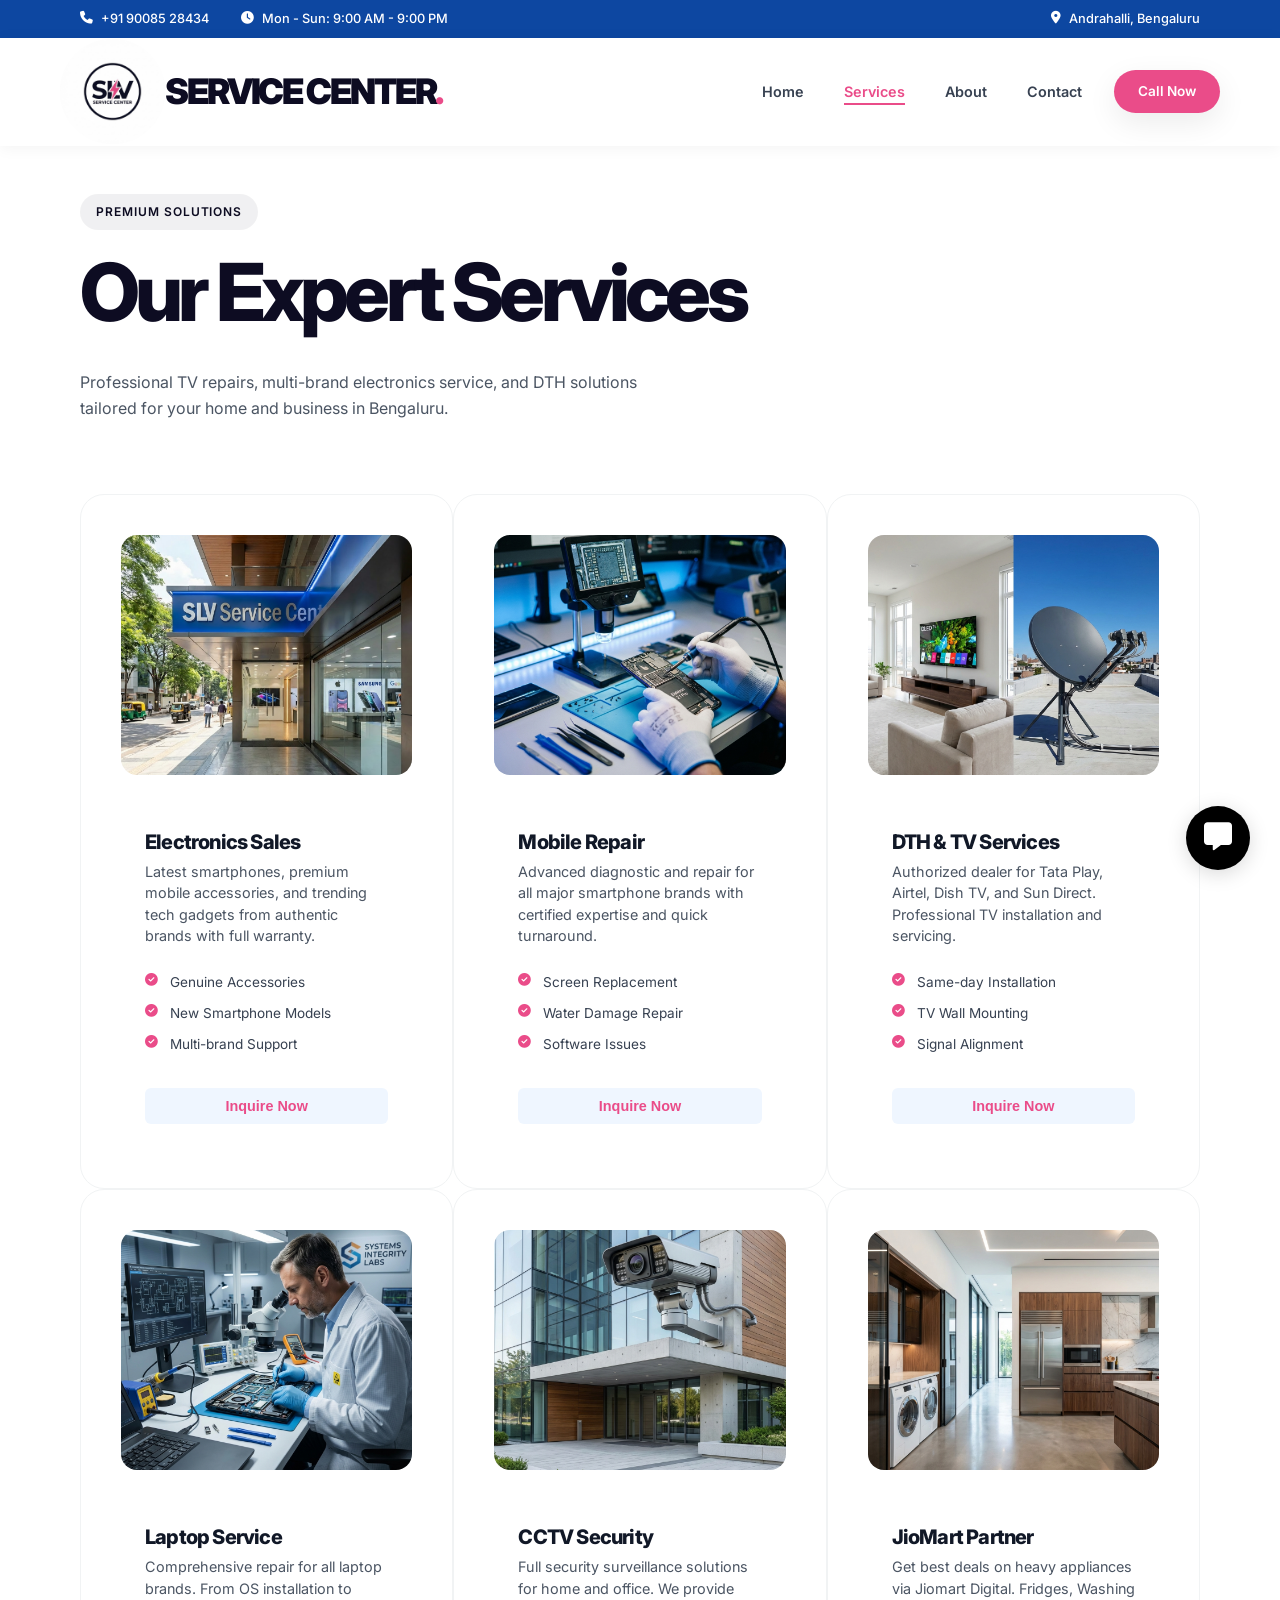
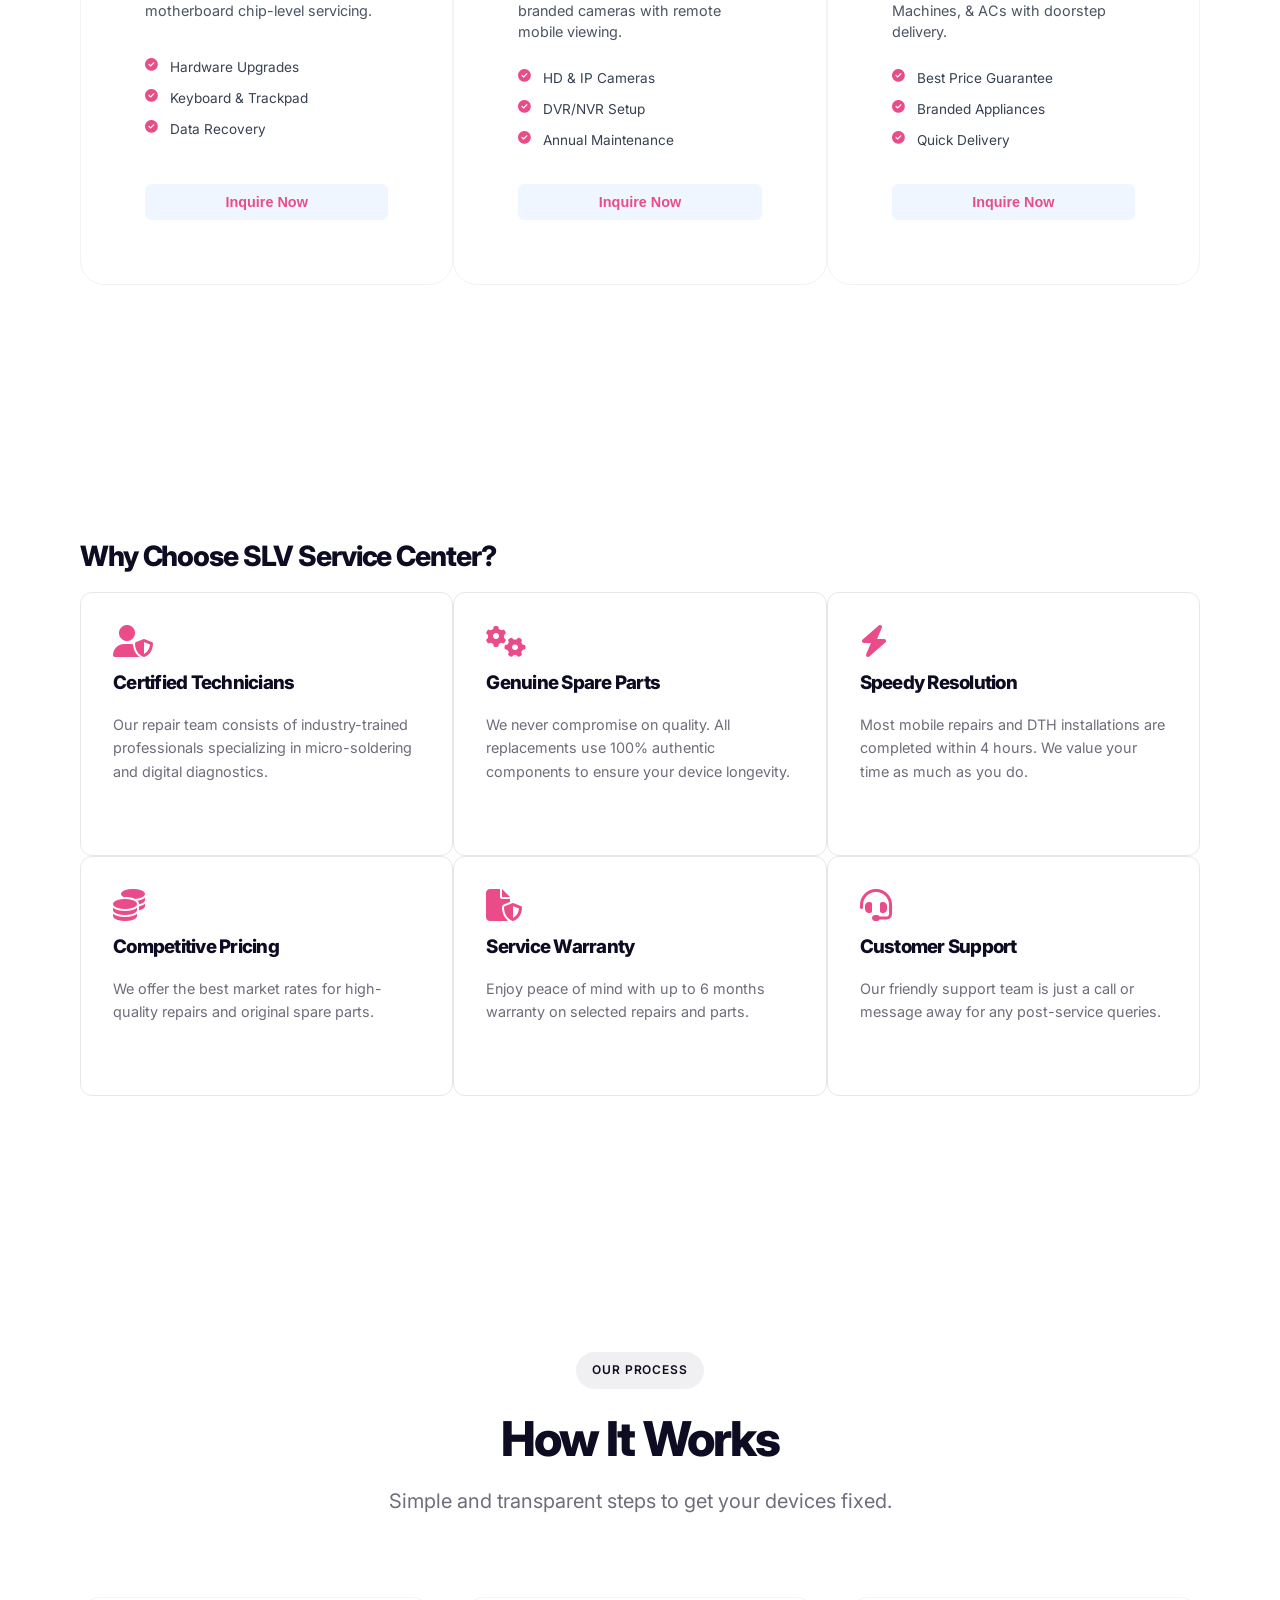
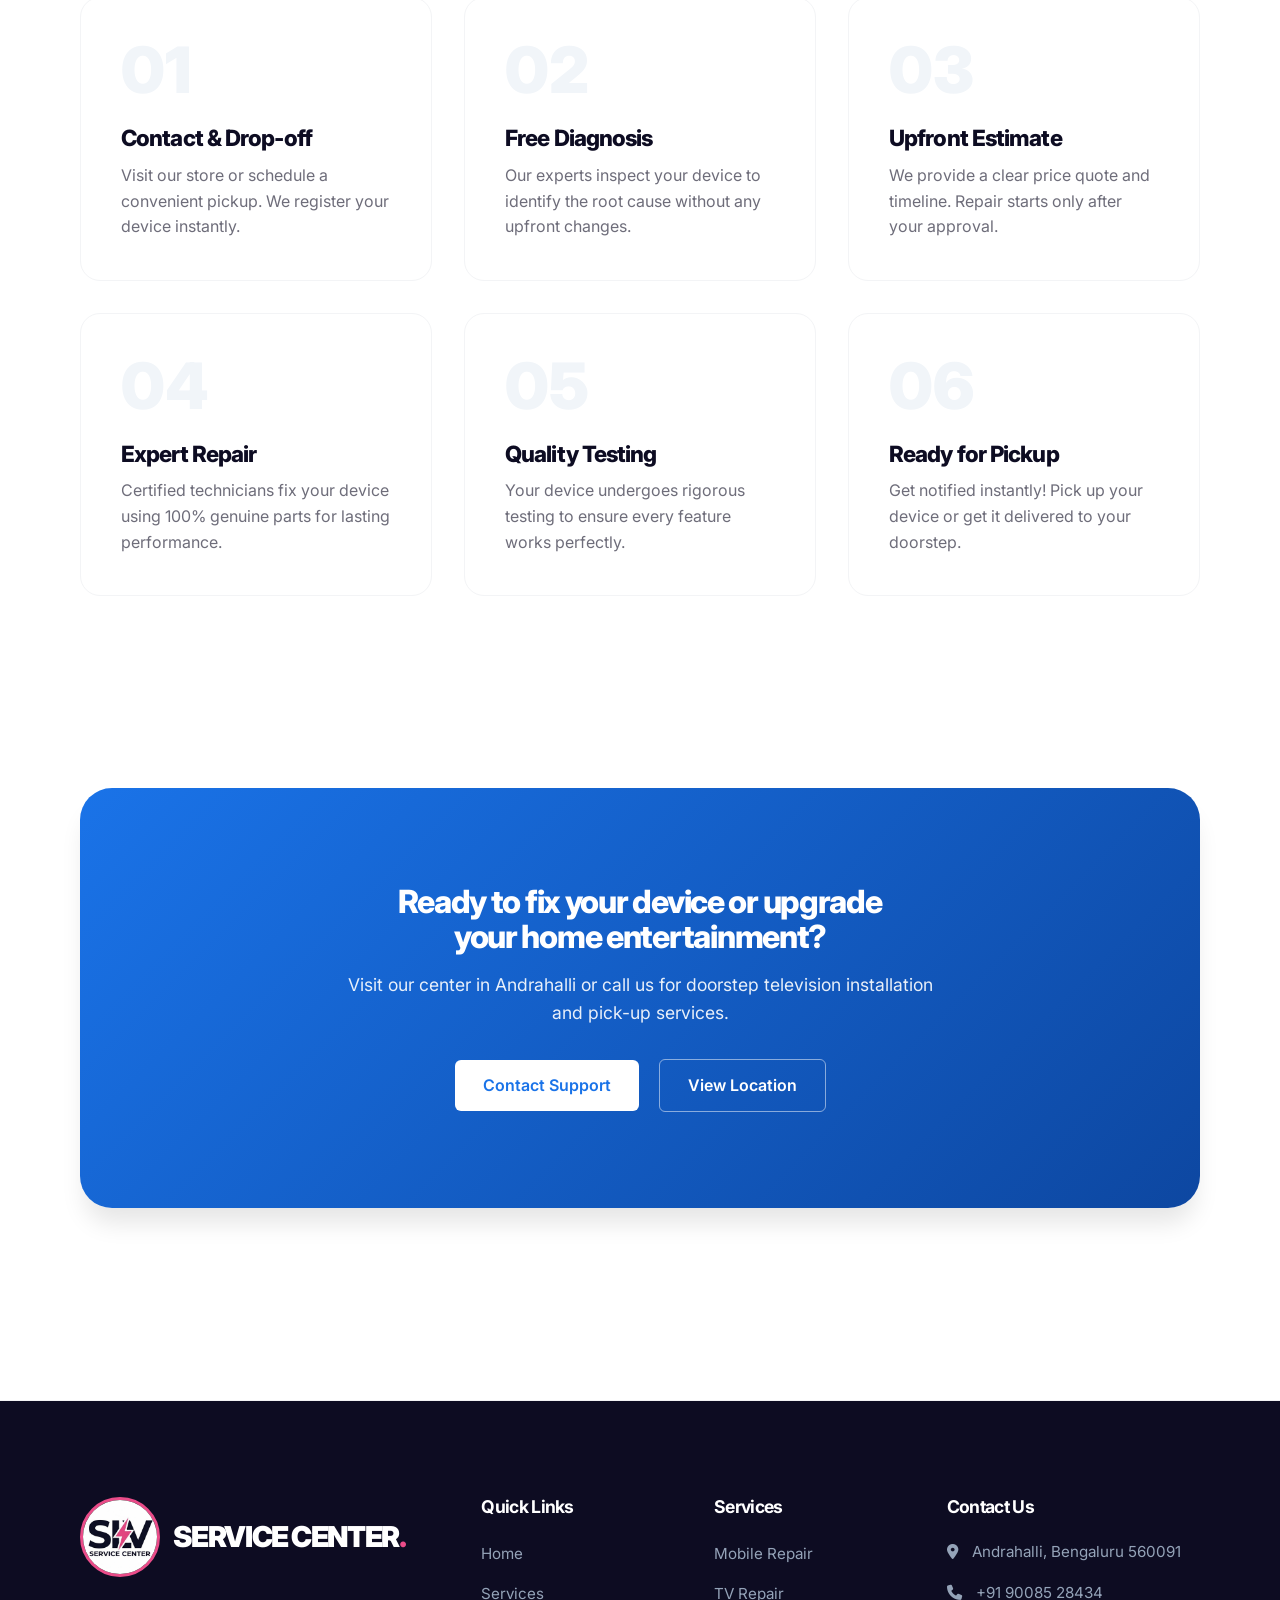
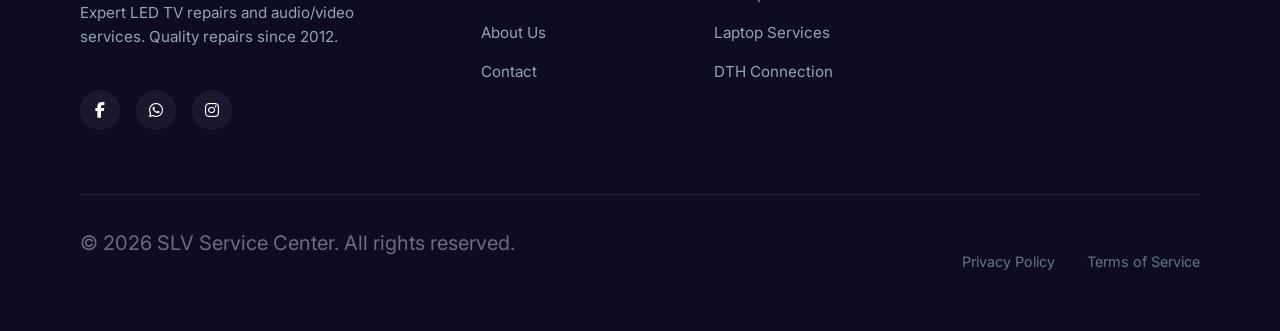
<file: services.html>
<!DOCTYPE html>
<html lang="en">

<head>
    <meta charset="UTF-8">
    <meta name="viewport" content="width=device-width, initial-scale=1.0">

    <!-- SEO Meta Tags -->
    <title>Our Services - LED TV Repair, Laptop Service & DTH | SLV Service Center</title>
    <meta name="description"
        content="Professional electronics services in Bengaluru: Mobile screen replacement, laptop repairs, CCTV installation, TV & DTH setup. Fast, reliable, and affordable.">
    <meta name="keywords"
        content="Mobile Screen Replacement, Laptop Repair Bengaluru, CCTV Installation Service, DTH New Connection, TV Repair, SLV Service Center">
    <meta name="author" content="SLV Service Center">
    <meta name="robots" content="index, follow">
    <link rel="canonical" href="https://rbelectronics.com/services.html">

    <!-- Open Graph / Facebook -->
    <meta property="og:type" content="website">
    <meta property="og:url" content="https://rbelectronics.com/services.html">
    <meta property="og:title" content="Our Services | SLV Service Center">
    <meta property="og:description"
        content="Expert repair services for mobiles, laptops, TVs, and home appliances. Quality you can trust.">
    <meta property="og:image" content="assets/rb_electronics_logo_circle_1769456589043.png">

    <!-- Twitter -->
    <meta property="twitter:card" content="summary_large_image">
    <meta property="twitter:url" content="https://rbelectronics.com/services.html">
    <meta property="twitter:title" content="Our Services | SLV Service Center">
    <meta property="twitter:description"
        content="Expert repair services for mobiles, laptops, TVs, and home appliances. Quality you can trust.">
    <meta property="twitter:image" content="assets/rb_electronics_logo_circle_1769456589043.png">

    <!-- Favicon -->
    <link rel="icon" type="image/png" href="assets/rb_electronics_logo_circle_1769456589043.png">

    <!-- Fonts & CSS -->
    <link rel="preconnect" href="https://fonts.googleapis.com">
    <link rel="preconnect" href="https://fonts.gstatic.com" crossorigin>
    <link
        href="https://fonts.googleapis.com/css2?family=Inter:wght@400;500;600;700;800&family=Poppins:wght@400;600;700&display=swap"
        rel="stylesheet">
    <link rel="stylesheet" href="https://cdnjs.cloudflare.com/ajax/libs/font-awesome/6.4.0/css/all.min.css">
    <link rel="stylesheet" href="style.css">
</head>

<body>

    <!-- Top Bar -->
    <div class="top-bar">
        <div class="container top-bar-content">
            <div class="top-bar-info">
                <span><i class="fa-solid fa-phone"></i> +91 90085 28434</span>
                <span><i class="fa-solid fa-clock"></i> Mon - Sun: 9:00 AM - 9:00 PM</span>
            </div>
            <div class="top-bar-info">
                <span><i class="fa-solid fa-location-dot"></i> Andrahalli, Bengaluru</span>
            </div>
        </div>
    </div>

    <!-- Simple Navbar -->
    <nav class="navbar">
        <div class="nav-container">
            <a href="index.html" class="logo">
                <img src="assets/slv_logo_circle.png" alt="SLV Service Center Logo">
                <span class="logo-text">Service Center</span>
            </a>
            <div style="display: flex; align-items: center;">
                <ul class="nav-links">
                    <li><a href="index.html">Home</a></li>
                    <li><a href="services.html" class="active">Services</a></li>
                    <li><a href="about.html">About</a></li>
                    <li><a href="contact.html">Contact</a></li>
                </ul>
                <a href="tel:+919008528434" class="btn nav-cta" style="margin-left: 2rem;">Call Now</a>
                <button class="mobile-menu-btn"><i class="fa-solid fa-bars"></i></button>
            </div>
        </div>
    </nav>

    <!-- Header Section -->
    <section class="page-header-clean">
        <div class="container">
            <span class="badge-blue-soft">PREMIUM SOLUTIONS</span>
            <h1>Our Expert Services</h1>
            <p class="contact-subtitle">Professional TV repairs, multi-brand electronics service, and DTH solutions
                tailored
                for your home and business in Bengaluru.</p>
        </div>
    </section>

    <!-- Services Grid -->
    <section class="section" style="padding-top: 0;">
        <div class="container">
            <div class="cards-grid-3">

                <!-- Card 1: Electronics Sales -->
                <div class="service-card-premium" data-aos="fade-up">
                    <img src="assets/slv_storefront.jpg" alt="Electronics Sales"
                        class="service-img-top">
                    <div class="service-body">
                        <h3 class="service-title">Electronics Sales</h3>
                        <p class="service-desc">Latest smartphones, premium mobile accessories, and trending tech
                            gadgets from authentic brands with full warranty.</p>
                        <ul class="service-list">
                            <li><i class="fa-solid fa-circle-check check-icon-xs"></i> Genuine Accessories</li>
                            <li><i class="fa-solid fa-circle-check check-icon-xs"></i> New Smartphone Models</li>
                            <li><i class="fa-solid fa-circle-check check-icon-xs"></i> Multi-brand Support</li>
                        </ul>
                        <button class="btn-soft-blue">Inquire Now</button>
                    </div>
                </div>

                <!-- Card 2: Repair Services -->
                <div class="service-card-premium" data-aos="fade-up" data-aos-delay="100">
                    <img src="assets/mobile_repair_service_v2_1769453362877.png" alt="Repair Services"
                        class="service-img-top">
                    <div class="service-body">
                        <h3 class="service-title">Mobile Repair</h3>
                        <p class="service-desc">Advanced diagnostic and repair for all major smartphone brands with
                            certified expertise and quick turnaround.</p>
                        <ul class="service-list">
                            <li><i class="fa-solid fa-circle-check check-icon-xs"></i> Screen Replacement</li>
                            <li><i class="fa-solid fa-circle-check check-icon-xs"></i> Water Damage Repair</li>
                            <li><i class="fa-solid fa-circle-check check-icon-xs"></i> Software Issues</li>
                        </ul>
                        <button class="btn-soft-blue">Inquire Now</button>
                    </div>
                </div>

                <!-- Card 3: DTH Connections -->
                <div class="service-card-premium" data-aos="fade-up" data-aos-delay="200">
                    <img src="assets/tv_and_dth_service_v2_1769453381202.png" alt="DTH Connections"
                        class="service-img-top">
                    <div class="service-body">
                        <h3 class="service-title">DTH & TV Services</h3>
                        <p class="service-desc">Authorized dealer for Tata Play, Airtel, Dish TV, and Sun Direct.
                            Professional TV installation and servicing.</p>
                        <ul class="service-list">
                            <li><i class="fa-solid fa-circle-check check-icon-xs"></i> Same-day Installation</li>
                            <li><i class="fa-solid fa-circle-check check-icon-xs"></i> TV Wall Mounting</li>
                            <li><i class="fa-solid fa-circle-check check-icon-xs"></i> Signal Alignment</li>
                        </ul>
                        <button class="btn-soft-blue">Inquire Now</button>
                    </div>
                </div>

                <!-- Card 4: Laptop Service -->
                <div class="service-card-premium" data-aos="fade-up">
                    <img src="assets/laptop_service_premium_v2_1769454329796.png" alt="Laptop Service"
                        class="service-img-top">
                    <div class="service-body">
                        <h3 class="service-title">Laptop Service</h3>
                        <p class="service-desc">Comprehensive repair for all laptop brands. From OS installation to
                            motherboard chip-level servicing.</p>
                        <ul class="service-list">
                            <li><i class="fa-solid fa-circle-check check-icon-xs"></i> Hardware Upgrades</li>
                            <li><i class="fa-solid fa-circle-check check-icon-xs"></i> Keyboard & Trackpad</li>
                            <li><i class="fa-solid fa-circle-check check-icon-xs"></i> Data Recovery</li>
                        </ul>
                        <button class="btn-soft-blue">Inquire Now</button>
                    </div>
                </div>

                <!-- Card 5: CCTV Security -->
                <div class="service-card-premium" data-aos="fade-up" data-aos-delay="100">
                    <img src="assets/cctv_security_premium_v2_1769454310080.png" alt="CCTV Security"
                        class="service-img-top">
                    <div class="service-body">
                        <h3 class="service-title">CCTV Security</h3>
                        <p class="service-desc">Full security surveillance solutions for home and office. We provide
                            branded cameras with remote mobile viewing.</p>
                        <ul class="service-list">
                            <li><i class="fa-solid fa-circle-check check-icon-xs"></i> HD & IP Cameras</li>
                            <li><i class="fa-solid fa-circle-check check-icon-xs"></i> DVR/NVR Setup</li>
                            <li><i class="fa-solid fa-circle-check check-icon-xs"></i> Annual Maintenance</li>
                        </ul>
                        <button class="btn-soft-blue">Inquire Now</button>
                    </div>
                </div>

                <!-- Card 6: JioMart Partner -->
                <div class="service-card-premium" data-aos="fade-up" data-aos-delay="200">
                    <img src="assets/home_appliances_premium_v2_1769454291745.png" alt="Home Appliances"
                        class="service-img-top">
                    <div class="service-body">
                        <h3 class="service-title">JioMart Partner</h3>
                        <p class="service-desc">Get best deals on heavy appliances via Jiomart Digital. Fridges, Washing
                            Machines, & ACs with doorstep delivery.</p>
                        <ul class="service-list">
                            <li><i class="fa-solid fa-circle-check check-icon-xs"></i> Best Price Guarantee</li>
                            <li><i class="fa-solid fa-circle-check check-icon-xs"></i> Branded Appliances</li>
                            <li><i class="fa-solid fa-circle-check check-icon-xs"></i> Quick Delivery</li>
                        </ul>
                        <button class="btn-soft-blue">Inquire Now</button>
                    </div>
                </div>
            </div>
        </div>
    </section>

    <!-- Why Choose Us -->
    <section class="section" style="background-color: var(--light-bg);">
        <div class="container">
            <h2 class="section-title-sm" style="font-size: 1.75rem;" data-aos="fade-right">Why Choose SLV Service
                Center?
            </h2>
            <div class="cards-grid-3">

                <div class="feature-card-simple" data-aos="zoom-in">
                    <div class="icon-box"
                        style="background: transparent; padding: 0; width: auto; height: auto; justify-content: start; color: var(--primary-color);">
                        <i class="fa-solid fa-user-shield" style="font-size: 2rem;"></i>
                    </div>
                    <h3 style="margin-top: 1rem;">Certified Technicians</h3>
                    <p style="font-size: 0.9rem;">Our repair team consists of industry-trained professionals
                        specializing in micro-soldering and digital diagnostics.</p>
                </div>

                <div class="feature-card-simple" data-aos="zoom-in" data-aos-delay="100">
                    <div class="icon-box"
                        style="background: transparent; padding: 0; width: auto; height: auto; justify-content: start; color: var(--primary-color);">
                        <i class="fa-solid fa-gears" style="font-size: 2rem;"></i>
                    </div>
                    <h3 style="margin-top: 1rem;">Genuine Spare Parts</h3>
                    <p style="font-size: 0.9rem;">We never compromise on quality. All replacements use 100% authentic
                        components to ensure your device longevity.</p>
                </div>

                <div class="feature-card-simple" data-aos="zoom-in" data-aos-delay="200">
                    <div class="icon-box"
                        style="background: transparent; padding: 0; width: auto; height: auto; justify-content: start; color: var(--primary-color);">
                        <i class="fa-solid fa-bolt" style="font-size: 2rem;"></i>
                    </div>
                    <h3 style="margin-top: 1rem;">Speedy Resolution</h3>
                    <p style="font-size: 0.9rem;">Most mobile repairs and DTH installations are completed within 4
                        hours. We value your time as much as you do.</p>
                </div>

                <div class="feature-card-simple" data-aos="zoom-in" data-aos-delay="300">
                    <div class="icon-box"
                        style="background: transparent; padding: 0; width: auto; height: auto; justify-content: start; color: var(--primary-color);">
                        <i class="fa-solid fa-coins" style="font-size: 2rem;"></i>
                    </div>
                    <h3 style="margin-top: 1rem;">Competitive Pricing</h3>
                    <p style="font-size: 0.9rem;">We offer the best market rates for high-quality repairs and original
                        spare parts.</p>
                </div>

                <div class="feature-card-simple" data-aos="zoom-in" data-aos-delay="400">
                    <div class="icon-box"
                        style="background: transparent; padding: 0; width: auto; height: auto; justify-content: start; color: var(--primary-color);">
                        <i class="fa-solid fa-file-shield" style="font-size: 2rem;"></i>
                    </div>
                    <h3 style="margin-top: 1rem;">Service Warranty</h3>
                    <p style="font-size: 0.9rem;">Enjoy peace of mind with up to 6 months warranty on selected repairs
                        and parts.</p>
                </div>

                <div class="feature-card-simple" data-aos="zoom-in" data-aos-delay="500">
                    <div class="icon-box"
                        style="background: transparent; padding: 0; width: auto; height: auto; justify-content: start; color: var(--primary-color);">
                        <i class="fa-solid fa-headset" style="font-size: 2rem;"></i>
                    </div>
                    <h3 style="margin-top: 1rem;">Customer Support</h3>
                    <p style="font-size: 0.9rem;">Our friendly support team is just a call or message away for any
                        post-service queries.</p>
                </div>

            </div>
        </div>
    </section>

    <!-- How It Works -->
    <section class="section">
        <div class="container">
            <div style="text-align: center; margin-bottom: 5rem;" data-aos="fade-up">
                <span class="badge-blue-soft">OUR PROCESS</span>
                <h2>How It Works</h2>
                <p>Simple and transparent steps to get your devices fixed.</p>
            </div>
            <div class="process-grid-premium">
                <!-- Step 1 -->
                <div class="process-card-premium" data-aos="fade-up">
                    <div class="process-step-number">01</div>
                    <h3>Contact & Drop-off</h3>
                    <p>Visit our store or schedule a convenient pickup. We register your device instantly.</p>
                </div>

                <!-- Step 2 -->
                <div class="process-card-premium" data-aos="fade-up" data-aos-delay="100">
                    <div class="process-step-number">02</div>
                    <h3>Free Diagnosis</h3>
                    <p>Our experts inspect your device to identify the root cause without any upfront changes.</p>
                </div>

                <!-- Step 3 -->
                <div class="process-card-premium" data-aos="fade-up" data-aos-delay="200">
                    <div class="process-step-number">03</div>
                    <h3>Upfront Estimate</h3>
                    <p>We provide a clear price quote and timeline. Repair starts only after your approval.</p>
                </div>

                <!-- Step 4 -->
                <div class="process-card-premium" data-aos="fade-up" data-aos-delay="300">
                    <div class="process-step-number">04</div>
                    <h3>Expert Repair</h3>
                    <p>Certified technicians fix your device using 100% genuine parts for lasting performance.</p>
                </div>

                <!-- Step 5 -->
                <div class="process-card-premium" data-aos="fade-up" data-aos-delay="400">
                    <div class="process-step-number">05</div>
                    <h3>Quality Testing</h3>
                    <p>Your device undergoes rigorous testing to ensure every feature works perfectly.</p>
                </div>

                <!-- Step 6 -->
                <div class="process-card-premium" data-aos="fade-up" data-aos-delay="500">
                    <div class="process-step-number">06</div>
                    <h3>Ready for Pickup</h3>
                    <p>Get notified instantly! Pick up your device or get it delivered to your doorstep.</p>
                </div>
            </div>
        </div>
    </section>


    <!-- Large CTA -->
    <section class="container" style="padding-bottom: 4rem;">
        <div class="cta-block-blue" style="margin-top: 2rem;" data-aos="zoom-out">
            <h2>Ready to fix your device or upgrade<br>your home entertainment?</h2>
            <p>Visit our center in Andrahalli or call us for doorstep television installation and pick-up services.</p>
            <div class="cta-buttons">
                <a href="contact.html" class="btn-white">Contact Support</a>
                <a href="contact.html" class="btn-outline-white">View Location</a>
            </div>
        </div>
    </section>

    <!-- Footer -->
    <footer>
        <div class="container">
            <div class="footer-grid">
                <div class="footer-col" data-aos="fade-up">
                    <a href="index.html" class="footer-brand">
                        <div class="footer-logo-wrap">
                            <img src="assets/slv_logo_circle.png" alt="SLV Service Center Logo">
                        </div>
                        <span class="logo-text">Service Center</span>
                    </a>
                    <p>Expert LED TV repairs and audio/video services. Quality repairs since 2012.</p>
                    <div class="social-links">
                        <a href="#" class="social-btn"><i class="fa-brands fa-facebook-f"></i></a>
                        <a href="https://wa.me/919008528434" class="social-btn"><i
                                class="fa-brands fa-whatsapp"></i></a>
                        <a href="#" class="social-btn"><i class="fa-brands fa-instagram"></i></a>
                    </div>
                </div>

                <div class="footer-col" data-aos="fade-up" data-aos-delay="100">
                    <h4>Quick Links</h4>
                    <ul class="footer-links">
                        <li><a href="index.html">Home</a></li>
                        <li><a href="services.html">Services</a></li>
                        <li><a href="about.html">About Us</a></li>
                        <li><a href="contact.html">Contact</a></li>
                    </ul>
                </div>

                <div class="footer-col" data-aos="fade-up" data-aos-delay="200">
                    <h4>Services</h4>
                    <ul class="footer-links">
                        <li><a href="services.html">Mobile Repair</a></li>
                        <li><a href="services.html">TV Repair</a></li>
                        <li><a href="services.html">Laptop Services</a></li>
                        <li><a href="services.html">DTH Connection</a></li>
                    </ul>
                </div>

                <div class="footer-col" data-aos="fade-up" data-aos-delay="300">
                    <h4>Contact Us</h4>
                    <p style="margin-bottom: 1rem;"><i class="fa-solid fa-location-dot" style="margin-right: 10px;"></i>
                        Andrahalli, Bengaluru 560091</p>
                    <p style="margin-bottom: 1rem;"><i class="fa-solid fa-phone" style="margin-right: 10px;"></i> +91
                        90085 28434</p>
                </div>
            </div>

            <div class="footer-bottom">
                <p>&copy; 2026 SLV Service Center. All rights reserved.</p>
                <div style="display: flex; gap: 2rem;">
                    <a href="#">Privacy Policy</a>
                    <a href="#">Terms of Service</a>
                </div>
            </div>
        </div>
    </footer>

    <script src="script.js"></script>
    <script src="chatbot.js"></script>
</body>

</html>
</file>
<file: style.css>
/* Modern Reset & Base Styles */
:root {
    --primary-color: #ea4c89;
    /* The pink from screenshot */
    --secondary-color: #0d0c22;
    /* The charcoal from screenshot */
    --text-dark: #0d0c22;
    --text-light: #6e6d7a;
    --white: #ffffff;
    --light-bg: #ffffff;
    /* Dribbble is very white */
    --border-color: #f3f3f4;
    --shadow-sm: 0 1px 2px rgba(0, 0, 0, 0.05);
    --shadow-md: 0 10px 40px rgba(0, 0, 0, 0.04);
    --shadow-lg: 0 20px 60px rgba(0, 0, 0, 0.08);
    --font-family: 'Inter', sans-serif;
    --max-width: 1200px;
    --transition: all 0.3s cubic-bezier(0.4, 0, 0.2, 1);
    --section-padding: 8rem;
}

* {
    margin: 0;
    padding: 0;
    box-sizing: border-box;
}

body {
    font-family: var(--font-family);
    color: var(--text-dark);
    line-height: 1.7;
    /* More line height for readability */
    background-color: var(--light-bg);
    -webkit-font-smoothing: antialiased;
}

a {
    text-decoration: none;
    color: inherit;
    transition: var(--transition);
}

ul {
    list-style: none;
}

img {
    max-width: 100%;
    height: auto;
    display: block;
}

.container {
    max-width: var(--max-width);
    margin: 0 auto;
    padding: 0 40px;
    /* More breathing room on sides */
}

/* Typography */
h1,
h2,
h3,
h4 {
    color: var(--text-dark);
    font-weight: 800;
    /* Extra bold for Dribbble look */
    margin-bottom: 1.25rem;
    letter-spacing: -0.04em;
    /* Tight letter spacing */
    line-height: 1.1;
}

/* Typography matching Screenshot */
h1 {
    font-size: 5rem;
    /* Even larger */
    font-weight: 800;
    letter-spacing: -0.06em;
    /* Even tighter */
    line-height: 0.95;
    /* Ultra tight */
    color: var(--text-dark);
    margin-bottom: 2.5rem;
}

h2 {
    font-size: 3rem;
    font-weight: 800;
    letter-spacing: -0.04em;
    line-height: 1.1;
    color: var(--text-dark);
}

p {
    font-size: 1.25rem;
    line-height: 1.6;
    color: var(--text-light);
    font-weight: 400;
    margin-bottom: 2.5rem;
}

p.small {
    font-size: 1rem;
}

@media (max-width: 768px) {
    h1 {
        font-size: 3rem;
        /* Still big but manageable */
    }

    h2 {
        font-size: 2.2rem;
    }

    .container {
        padding: 0 24px;
    }
}

@media (max-width: 480px) {
    h1 {
        font-size: 2.2rem;
        /* Mobile Portrait */
        margin-bottom: 1.5rem;
    }

    h2 {
        font-size: 1.8rem;
    }

    p {
        font-size: 1rem;
    }

    .container {
        padding: 0 20px;
    }
}

/* Buttons */
.btn {
    display: inline-flex;
    align-items: center;
    justify-content: center;
    gap: 0.75rem;
    padding: 12px 24px;
    background-color: var(--secondary-color);
    color: var(--white);
    border-radius: 8px;
    /* Dribbble uses slightly less rounded for primary UI now */
    font-weight: 600;
    font-family: 'Inter', sans-serif;
    text-align: center;
    border: none;
    cursor: pointer;
    font-size: 0.95rem;
    transition: var(--transition);
}

.btn:hover {
    background-color: #0d0c22;
    transform: translateY(-2px);
    box-shadow: 0 10px 20px rgba(0, 0, 0, 0.1);
}

.btn-primary {
    background: var(--primary-color);
}

.btn-outline {
    background-color: transparent;
    border: 1px solid var(--border-color);
    color: var(--text-dark);
}

.btn-pill {
    border-radius: 50px;
    padding: 12px 28px;
}

/* Top Bar */
.top-bar {
    background-color: #0d47a1;
    color: white;
    padding: 8px 0;
    font-size: 0.8rem;
    font-weight: 500;
}

.top-bar-content {
    display: flex;
    justify-content: space-between;
    align-items: center;
    flex-wrap: wrap;
    /* Allow wrapping */
    gap: 0.5rem;
}

.top-bar-info {
    display: flex;
    gap: 2rem;
}

.top-bar-info span {
    display: flex;
    align-items: center;
    gap: 0.5rem;
}

@media (max-width: 768px) {
    .top-bar-content {
        justify-content: center;
        text-align: center;
        flex-direction: column;
        padding: 0.5rem 0;
    }

    .top-bar-info {
        gap: 1rem;
        flex-direction: column;
        align-items: center;
    }

    .top-bar {
        display: none;
        /* Often cleaner to hide on very small mobile, or keep if vital */
    }

    /* Make top bar visible on tablet but stacked, hidden on small mobile if needed
       For now, let's keep it but simplified or hide it to save space.
       Let's actually just hide it on < 600px to save screen real estate.
    */
}

@media (max-width: 600px) {
    .top-bar {
        display: none;
    }
}

/* Navigation */
.navbar {
    background-color: var(--white);
    padding: 0;
    /* Minimized padding */
    position: sticky;
    top: 0;
    z-index: 1000;
    box-shadow: 0 2px 15px rgba(0, 0, 0, 0.05);
}

.nav-links a {
    font-weight: 600;
    font-size: 0.95rem;
    color: #6e6d7a;
    transition: color 0.2s ease;
}

.nav-links a:hover {
    color: #0d0c22;
}

.nav-container {
    display: flex;
    justify-content: space-between;
    align-items: center;
    padding: 0.1rem 20px;
    max-width: var(--max-width);
    margin: 0 auto;
}

.logo {
    display: flex;
    align-items: center;
    gap: 0px;
    /* Reduced gap to bring logo and text closer */
    text-decoration: none;
    z-index: 1001;
    /* Ensure logo is clickable above menu if needed */
}

.logo img {
    width: 105px;
    /* Increased size */
    height: 105px;
    /* Increased size */
    border-radius: 50% !important;
    object-fit: cover;
    background: transparent;
    display: block;
    transition: var(--transition);
}

.logo:hover img {
    transform: scale(1.1) rotate(5deg);
}

.logo-text {
    font-size: 2.2rem;
    font-weight: 900;
    color: var(--text-dark);
    font-family: 'Inter', sans-serif;
    letter-spacing: -0.06em;
    text-transform: uppercase;
    line-height: 1;
}

.logo-text::after {
    content: '.';
    color: var(--primary-color);
}

.nav-links {
    display: flex;
    gap: 2.5rem;
    align-items: center;
}

.nav-links a {
    font-weight: 600;
    color: #374151;
    font-size: 0.9rem;
    position: relative;
    padding: 5px 0;
}

.nav-links a::after {
    content: '';
    position: absolute;
    bottom: 0;
    left: 0;
    width: 0;
    height: 2px;
    background: var(--primary-color);
    transition: var(--transition);
}

.nav-links a:hover::after,
.nav-links a.active::after {
    width: 100%;
}

.nav-links a:hover,
.nav-links a.active {
    color: var(--primary-color);
}

.nav-cta {
    background: var(--primary-color);
    color: white !important;
    padding: 10px 24px !important;
    border-radius: 50px;
    font-size: 0.85rem !important;
    box-shadow: 0 4px 15px rgba(26, 115, 232, 0.2);
    white-space: nowrap;
    /* Prevent text wrapping */
}

.nav-cta:hover {
    background: var(--secondary-color);
    transform: translateY(-2px);
    box-shadow: 0 6px 20px rgba(26, 115, 232, 0.3);
}

/* Mobile Navbar Styles */
@media (max-width: 768px) {
    .nav-container {
        padding: 0.5rem 15px;
        /* Reduce side padding */
    }

    .logo img {
        width: 60px;
        /* Smaller Logo */
        height: 60px;
    }

    .logo-text {
        font-size: 1.5rem;
        /* Smaller Text */
    }

    .nav-cta {
        display: none !important;
    }
}

@media (max-width: 480px) {
    .logo-text {
        display: block;
        font-size: 1.2rem;
        /* Show text on very small screens, just smaller */
    }

    .logo img {
        width: 45px;
        height: 45px;
    }
}

.mobile-menu-btn {
    display: none;
    font-size: 1.5rem;
    cursor: pointer;
    background: none;
    border: none;
    color: var(--text-dark);
}

/* Footer */
footer {
    background-color: var(--white);
    color: var(--text-dark);
    padding: 3rem 0;
    border-top: 1px solid var(--border-color);
    margin-top: auto;
}

.footer-grid {
    display: grid;
    grid-template-columns: repeat(auto-fit, minmax(200px, 1fr));
    gap: 2rem;
    margin-bottom: 2rem;
}

.footer-bottom {
    text-align: center;
    padding-top: 2rem;
    border-top: 1px solid var(--border-color);
    color: var(--text-light);
    font-size: 0.85rem;
}

/* ---------------------------------------------------------
   NEW CONTACT PAGE STYLES (Matching the Image - Prev Step)
--------------------------------------------------------- */
/* ... (retaining the specific contact styles handled well previously, but now we add newer premium ones) ... */
.page-header-clean {
    padding: 3rem 20px 2rem;
    background-color: var(--light-bg);
}

.status-pill {
    display: inline-flex;
    align-items: center;
    gap: 8px;
    background-color: #d1fae5;
    color: #047857;
    padding: 6px 12px;
    border-radius: 4px;
    font-size: 0.75rem;
    font-weight: 700;
    letter-spacing: 0.5px;
    text-transform: uppercase;
    margin-bottom: 1rem;
}

.status-dot {
    width: 6px;
    height: 6px;
    background-color: #10b981;
    border-radius: 50%;
}

.contact-title {
    font-size: 2.25rem;
    font-weight: 700;
    color: #111827;
    margin-bottom: 1rem;
    letter-spacing: -0.5px;
}

.contact-subtitle {
    color: #4b5563;
    max-width: 600px;
    font-size: 1rem;
    line-height: 1.6;
}

.contact-cards-container {
    padding: 0 20px;
    margin-bottom: 3rem;
}

.cards-grid-4 {
    display: grid;
    grid-template-columns: repeat(4, 1fr);
    gap: 2rem;
    max-width: var(--max-width);
    margin: 0 auto;
}

@media (max-width: 1024px) {
    .cards-grid-4 {
        grid-template-columns: repeat(2, 1fr);
    }
}

@media (max-width: 600px) {
    .cards-grid-4 {
        grid-template-columns: 1fr;
    }
}

.cards-grid-3 {
    display: grid;
    grid-template-columns: repeat(3, 1fr);
    gap: var(--grid-gap);
    max-width: var(--max-width);
    margin: 0 auto;
}

@media (max-width: 900px) {
    .cards-grid-3 {
        grid-template-columns: repeat(2, 1fr);
    }
}

@media (max-width: 600px) {
    .cards-grid-3 {
        grid-template-columns: 1fr;
    }
}

.info-card {
    background: var(--white);
    padding: 1.5rem;
    border-radius: 8px;
    border: 1px solid #e5e7eb;
    text-align: left;
    height: 100%;
    transition: all 0.2s;
}

.info-card:hover {
    border-color: #bfdbfe;
    box-shadow: 0 4px 6px -1px rgba(0, 0, 0, 0.05);
}

.icon-box {
    width: 40px;
    height: 40px;
    background-color: #eff6ff;
    color: #2563eb;
    display: flex;
    align-items: center;
    justify-content: center;
    border-radius: 8px;
    font-size: 1rem;
    margin-bottom: 1rem;
}

.split-section {
    padding: 0 20px 4rem;
}

.split-grid {
    display: grid;
    grid-template-columns: 1.2fr 0.8fr;
    /* Weighted split */
    gap: 4rem;
    /* More GAPING */
    max-width: var(--max-width);
    margin: 0 auto;
    align-items: start;
}

.map-wrapper {
    position: relative;
    background-color: #e5e7eb;
    border-radius: 12px;
    overflow: hidden;
    height: 100%;
    min-height: 500px;
    border: 1px solid #d1d5db;
}

.map-search-bar {
    position: absolute;
    top: 1rem;
    left: 1rem;
    right: 1rem;
    background: white;
    padding: 0.75rem 1rem;
    border-radius: 8px;
    box-shadow: 0 2px 4px rgba(0, 0, 0, 0.1);
    display: flex;
    align-items: center;
    gap: 0.5rem;
    font-size: 0.9rem;
    color: #374151;
    z-index: 10;
}

.map-controls {
    position: absolute;
    bottom: 2rem;
    right: 1rem;
    display: flex;
    flex-direction: column;
    gap: 0.5rem;
    z-index: 10;
}

.map-btn {
    width: 36px;
    height: 36px;
    background: white;
    border-radius: 4px;
    display: flex;
    align-items: center;
    justify-content: center;
    box-shadow: 0 1px 2px rgba(0, 0, 0, 0.2);
    cursor: pointer;
    color: #4b5563;
}

.map-btn.blue {
    background-color: #2563eb;
    color: white;
}

.form-container {
    background: var(--white);
    padding: 3.5rem;
    /* More internal space */
    border-radius: 24px;
    border: 1px solid #e5e7eb;
    box-shadow: 0 4px 24px rgba(0, 0, 0, 0.04);
}

.form-header {
    margin-bottom: 2rem;
}

.form-control {
    width: 100%;
    padding: 0.75rem;
    border: 1px solid #d1d5db;
    border-radius: 6px;
    font-family: inherit;
    font-size: 0.9rem;
    color: #111827;
    margin-bottom: 1.25rem;
    background-color: #fff;
}

.btn-primary-block {
    display: block;
    width: 100%;
    padding: 0.875rem;
    background-color: #1a73e8;
    color: white;
    border: none;
    border-radius: 6px;
    font-weight: 600;
    font-size: 0.95rem;
    cursor: pointer;
    display: flex;
    align-items: center;
    justify-content: center;
    gap: 0.5rem;
}

/* ---------------------------------------------------------
   PREMIUM COMPONENT STYLES (New for Home/Services/About)
--------------------------------------------------------- */

.section {
    padding: var(--section-padding) 0;
}

/* Badges & Pills */
.badge-blue-soft {
    background-color: #f1f5f9;
    color: var(--primary-color);
    padding: 6px 14px;
    border-radius: 6px;
    font-size: 0.7rem;
    font-weight: 700;
    text-transform: uppercase;
    letter-spacing: 0.1em;
    display: inline-block;
    margin-bottom: 1rem;
}

/* Split Hero (Home/About) */
/* Split Hero (Home/About) - Dribbble Style */
.hero-split {
    padding: 7rem 0 5rem;
    background: linear-gradient(180deg,
            #ffffff 0%,
            #f9fafb 100%);
    overflow: hidden;
}

.hero-split-grid {
    display: grid;
    grid-template-columns: 1.1fr 0.9fr;
    gap: 5rem;
    align-items: center;
    max-width: var(--max-width);
    margin: 0 auto;
    padding: 0 20px;
}

.hero-left h1 {
    font-family: 'Inter', sans-serif;
    font-size: clamp(2.8rem, 5vw, 4.2rem);
    font-weight: 800;
    line-height: 1.05;
    letter-spacing: -0.04em;
    margin-bottom: 1.2rem;
    color: #0d0c22;
}

.hero-left p {
    font-size: 1.05rem;
    line-height: 1.75;
    color: #6e6d7a;
    max-width: 520px;
    margin-bottom: 2rem;
}

/* Badge (Dribbble pill) */
.badge-blue-soft {
    display: inline-block;
    padding: 8px 16px;
    font-size: 0.75rem;
    font-weight: 600;
    letter-spacing: 0.08em;
    text-transform: uppercase;
    border-radius: 999px;
    background: rgba(13, 12, 34, 0.06);
    color: #0d0c22;
    margin-bottom: 1.5rem;
}

/* CTA Buttons (Soft + Depth) */
/* CTA Buttons (Dribbble Style) */
.btn-pill {
    padding: 14px 26px;
    border-radius: 999px;
    font-size: 0.9rem;
    font-weight: 600;
    letter-spacing: 0.02em;
}

.btn {
    box-shadow: 0 10px 30px rgba(0, 0, 0, 0.08);
}

.btn-outline {
    border: 1px solid #e6e6eb;
    background: transparent;
    color: #0d0c22;
}

.btn-outline:hover {
    background: #0d0c22;
    color: #fff;
}

/* Hero Image = Floating Card Effect */
.hero-image-container {
    position: relative;
    text-align: right;
    /* Removed border and overflow:hidden from previous design to allow shadow/glow */
}

.hero-image-container img {
    width: 100%;
    max-width: 520px;
    border-radius: 28px;
    box-shadow:
        0 40px 80px rgba(0, 0, 0, 0.15),
        0 10px 30px rgba(0, 0, 0, 0.1);
    transform: translateY(-10px);
}

/* Optional Dribbble glow */
.hero-image-container::after {
    content: '';
    position: absolute;
    inset: -40px;
    background: radial-gradient(circle,
            rgba(13, 12, 34, 0.08),
            transparent 70%);
    z-index: -1;
}

.hero-stats span {
    font-size: 0.85rem;
    font-weight: 500;
    color: #6e6d7a;
    border-radius: 999px;
}

@media (max-width: 900px) {
    .hero-split-grid {
        grid-template-columns: 1fr;
        text-align: center;
        gap: 3rem;
    }

    .hero-left h1 {
        font-size: 2.5rem;
    }

    .hero-left p {
        margin-left: auto;
        margin-right: auto;
    }

    .hero-image-container {
        text-align: center;
        margin-top: 2rem;
    }

    .hero-image-container img {
        max-width: 100%;
    }
}

/* Stats Strip */
.hero-stats-wrapper {
    margin-top: -3rem;
    position: relative;
    z-index: 10;
}

.hero-stats-container {
    display: flex;
    gap: 1rem;
    flex-wrap: wrap;
    justify-content: flex-start;
}

.hero-stat-item {
    background: white;
    padding: 10px 20px;
    border-radius: 50px;
    border: 1px solid #f3f3f4;
    font-size: 0.9rem;
    font-weight: 500;
    color: #6e6d7a;
    box-shadow: var(--shadow-sm);
}

@media (max-width: 900px) {
    .hero-stats-wrapper {
        margin-top: 2rem;
        /* Reset negative margin on mobile so it doesn't overlap weirdly */
    }

    .hero-stats-container {
        justify-content: center;
        /* Center stats on mobile to match hero text */
    }
}

.stats-strip {
    padding: 4rem 20px;
}

.stats-grid-4 {
    display: grid;
    grid-template-columns: repeat(auto-fit, minmax(220px, 1fr));
    gap: 1.5rem;
    max-width: var(--max-width);
    margin: 0 auto;
}

.stat-card-white {
    background: white;
    padding: 2rem;
    border-radius: 16px;
    border: 1px solid var(--border-color);
    text-align: center;
    transition: var(--transition);
}

.stat-card-white:hover {
    border-color: var(--primary-color);
    box-shadow: var(--shadow-md);
}

.stat-icon-sm {
    color: var(--primary-color);
    font-size: 1.25rem;
    margin-bottom: 0.5rem;
}

.stat-value {
    font-size: 1.5rem;
    font-weight: 700;
    color: #111827;
    display: block;
}

.stat-label {
    font-size: 0.85rem;
    color: #6b7280;
    font-weight: 500;
}

/* Service Cards Premium (Image Top) */
.service-card-premium {
    background: white;
    border-radius: 24px;
    /* More rounded */
    padding: 2.5rem;
    /* More internal padding */
    border: 1px solid #f1f3f4;
    transition: var(--transition);
    display: flex;
    flex-direction: column;
}

.service-card-premium:hover {
    transform: translateY(-8px);
    box-shadow: 0 20px 40px rgba(0, 0, 0, 0.06);
    border-color: #e8eaed;
}

.service-img-top {
    height: 240px;
    width: 100%;
    object-fit: cover;
    background-color: #f3f4f6;
    border-radius: 16px;
    margin-bottom: 2rem;
}

.service-body {
    padding: 1.5rem;
    flex: 1;
    display: flex;
    flex-direction: column;
}

.service-title {
    font-size: 1.25rem;
    margin-bottom: 0.5rem;
    color: #111827;
}

.service-desc {
    font-size: 0.9rem;
    color: #4b5563;
    margin-bottom: 1.5rem;
    line-height: 1.5;
}

.service-list {
    list-style: none;
    margin-bottom: 1.5rem;
    margin-top: auto;
}

.service-list li {
    display: flex;
    gap: 0.75rem;
    align-items: flex-start;
    font-size: 0.85rem;
    color: #374151;
    margin-bottom: 0.5rem;
}

.check-icon-xs {
    color: var(--primary-color);
    font-size: 0.8rem;
    margin-top: 0.2rem;
}

.btn-soft-blue {
    display: block;
    width: 100%;
    background-color: #eff6ff;
    color: var(--primary-color);
    text-align: center;
    padding: 10px;
    border-radius: 6px;
    font-weight: 600;
    font-size: 0.9rem;
    margin-top: auto;
    border: none;
    cursor: pointer;
}

.btn-soft-blue:hover {
    background-color: #dbeafe;
}

/* Blue CTA Block */
.cta-block-blue {
    background: linear-gradient(135deg, #1a73e8 0%, #0d47a1 100%);
    border-radius: 32px;
    padding: 6rem 4rem;
    text-align: center;
    color: white;
    margin: 4rem 0;
    box-shadow: 0 20px 25px -5px rgba(0, 0, 0, 0.1);
}

@media (max-width: 768px) {
    .cta-block-blue {
        padding: 4rem 2rem;
        border-radius: 24px;
        margin: 2rem 0;
    }
}

@media (max-width: 480px) {
    .cta-block-blue {
        padding: 3rem 1.5rem;
    }
}

.cta-block-blue h2 {
    color: white;
    font-size: 2rem;
    margin-bottom: 1rem;
}

.cta-block-blue p {
    color: rgba(255, 255, 255, 0.9);
    font-size: 1.1rem;
    margin-bottom: 2rem;
    max-width: 600px;
    margin-left: auto;
    margin-right: auto;
}

.btn-white {
    background: white;
    color: #1a73e8;
    padding: 12px 28px;
    border-radius: 6px;
    font-weight: 600;
    border: none;
    font-size: 1rem;
    display: inline-block;
    margin: 0 0.5rem;
}

.btn-outline-white {
    background: transparent;
    color: white;
    border: 1px solid rgba(255, 255, 255, 0.5);
    padding: 12px 28px;
    border-radius: 6px;
    font-weight: 600;
    font-size: 1rem;
    display: inline-block;
    margin: 0 0.5rem;
}

/* Feature / Why Us Cards */
.feature-card-simple {
    background: white;
    padding: 2rem;
    border-radius: 12px;
    border: 1px solid #e5e7eb;
}

.about-journey-grid {
    display: grid;
    grid-template-columns: 1fr 1fr;
    gap: var(--grid-gap);
    align-items: center;
}

.journey-card {
    background-color: #f3f4f6;
    padding: 2.5rem;
    border-radius: 20px;
    transition: var(--transition);
}

.journey-card:hover {
    background-color: #ebf1ff;
}

/* Testimonials */
.testimonial-card {
    background: white;
    padding: 3rem;
    border-radius: 24px;
    border: 1px solid #f1f3f4;
    position: relative;
    box-shadow: 0 4px 20px rgba(0, 0, 0, 0.02);
}

.testi-quote {
    font-style: italic;
    color: #4b5563;
    margin-bottom: 2rem;
    font-size: 1.1rem;
}

.testi-author {
    display: flex;
    align-items: center;
    gap: 1rem;
}

.testi-avatar {
    width: 50px;
    height: 50px;
    border-radius: 50%;
    background: #e8eaed;
    display: flex;
    align-items: center;
    justify-content: center;
    font-weight: 700;
    color: var(--primary-color);
}

.testi-info h4 {
    margin-bottom: 0;
    font-size: 1rem;
}

.testi-info span {
    font-size: 0.8rem;
    color: #9ca3af;
}

/* Brand Scroller / Grid */
.brands-grid {
    display: flex;
    flex-wrap: wrap;
    justify-content: center;
    gap: 4rem;
    opacity: 0.6;
    padding: 2rem 0;
}

.brand-item {
    font-size: 1.5rem;
    font-weight: 800;
    color: #9ca3af;
    letter-spacing: -1px;
}

/* Process Steps */
/* Premium Process Steps (6 Steps) */
.process-grid-premium {
    display: grid;
    grid-template-columns: repeat(auto-fit, minmax(280px, 1fr));
    gap: 2rem;
    padding-bottom: 2rem;
}

@media (max-width: 600px) {
    .process-grid-premium {
        grid-template-columns: 1fr;
        gap: 1.5rem;
    }
}

.process-card-premium {
    background: white;
    padding: 2.5rem;
    border-radius: 20px;
    border: 1px solid #f3f4f6;
    position: relative;
    transition: all 0.4s cubic-bezier(0.25, 0.46, 0.45, 0.94);
    overflow: hidden;
    z-index: 1;
}

/* Hover Effects */
.process-card-premium:hover {
    transform: translateY(-8px);
    box-shadow: 0 20px 40px rgba(0, 0, 0, 0.08);
    /* Premium soft shadow */
    border-color: rgba(234, 76, 137, 0.3);
    /* Brand color hint */
}

/* Gradient Top Line on Hover */
.process-card-premium::after {
    content: '';
    position: absolute;
    top: 0;
    left: 0;
    width: 100%;
    height: 4px;
    background: linear-gradient(90deg, var(--primary-color), #ff8aae);
    transform: scaleX(0);
    transform-origin: left;
    transition: transform 0.4s ease;
}

.process-card-premium:hover::after {
    transform: scaleX(1);
}

/* Large Number Styling */
.process-step-number {
    font-size: 4rem;
    font-weight: 900;
    color: #f1f5f9;
    /* Subtle gray by default */
    line-height: 1;
    margin-bottom: 1.5rem;
    transition: all 0.4s ease;
    position: relative;
}

.process-card-premium:hover .process-step-number {
    color: transparent;
    -webkit-text-stroke: 2px var(--primary-color);
    /* Outline effect on hover */
    transform: scale(1.05);
}

.process-card-premium h3 {
    font-size: 1.4rem;
    margin-bottom: 0.75rem;
    color: var(--text-dark);
}

.process-card-premium p {
    font-size: 1rem;
    color: var(--text-light);
    line-height: 1.6;
    margin-bottom: 0;
}

/* Responsive adjustments */
@media (max-width: 1024px) {
    .container {
        padding: 0 24px;
    }

    .hero-split-grid {
        gap: 4rem;
    }

    h1 {
        font-size: 2.8rem;
    }
}

@media (max-width: 768px) {
    :root {
        --section-padding: 5rem;
        --grid-gap: 2rem;
    }

    .nav-links {
        display: none;
        position: absolute;
        top: 100%;
        left: 0;
        width: 100%;
        background-color: var(--white);
        flex-direction: column;
        padding: 2rem;
        gap: 1.5rem;
        box-shadow: 0 10px 40px rgba(0, 0, 0, 0.1);
        text-align: center;
        border-top: 1px solid #f3f3f4;
    }

    .nav-links.active {
        display: flex;
        animation: slideDown 0.3s ease forwards;
    }

    @keyframes slideDown {
        from {
            opacity: 0;
            transform: translateY(-10px);
        }

        to {
            opacity: 1;
            transform: translateY(0);
        }
    }

    /* Remove underline animation on mobile as it can look odd */
    .nav-links a {
        font-size: 1.1rem;
        display: block;
        width: 100%;
    }

    .nav-links a::after {
        display: none;
    }

    .nav-links a:hover {
        color: var(--primary-color);
        background-color: #f9fafb;
        /* Subtle background highlight instead */
        border-radius: 8px;
    }

    .mobile-menu-btn {
        display: block;
    }

    .split-grid,
    .hero-split-grid,
    .about-journey-grid {
        grid-template-columns: 1fr;
    }

    .map-wrapper {
        min-height: 300px;
    }

    .hero-split {
        padding: 5rem 20px;
    }
}

/* Animations Base */
[data-aos] {
    opacity: 0;
    transition-property: transform, opacity;
    transition-duration: 0.8s;
    transition-timing-function: cubic-bezier(0.4, 0, 0.2, 1);
    transition-delay: 0s;
}

[data-aos].aos-animate {
    opacity: 1;
    transform: translate(0) scale(1) !important;
}

/* Specific Transitions */
[data-aos="fade-up"] {
    transform: translateY(40px);
}

[data-aos="fade-down"] {
    transform: translateY(-40px);
}

[data-aos="fade-right"] {
    transform: translateX(-40px);
}

[data-aos="fade-left"] {
    transform: translateX(40px);
}

[data-aos="zoom-in"] {
    transform: scale(0.9);
}

[data-aos="zoom-out"] {
    transform: scale(1.1);
}

/* Stagger Delays (optional helper classes or via JS) */
[data-aos-delay="100"] {
    transition-delay: 0.1s;
}

[data-aos-delay="200"] {
    transition-delay: 0.2s;
}

[data-aos-delay="300"] {
    transition-delay: 0.3s;
}

[data-aos-delay="400"] {
    transition-delay: 0.4s;
}

[data-aos-delay="500"] {
    transition-delay: 0.5s;
}

.animate-in {
    /* Fallback for old class usage */
    animation: fadeInUp 0.8s cubic-bezier(0.4, 0, 0.2, 1) forwards;
    opacity: 0;
}

.delay-1 {
    animation-delay: 0.1s;
}

.delay-2 {
    animation-delay: 0.2s;
}

.delay-3 {
    animation-delay: 0.3s;
}

.delay-4 {
    animation-delay: 0.4s;
}

/* Interactive Hover States */
.service-card-premium:hover .service-img-top {
    transform: scale(1.05);
}

.service-img-top {
    transition: transform 0.5s ease;
}

/* Enhanced Footer Responsive */
/* Professional Footer Redesign */
footer {
    background-color: #0d0c22;
    color: white;
    padding: 6rem 0 2rem;
    margin-top: 4rem;
}

.footer-grid {
    display: grid;
    grid-template-columns: 2fr 1fr 1fr 1.5fr;
    gap: 4rem;
    margin-bottom: 4rem;
}

.footer-col h4 {
    color: white;
    font-size: 1.1rem;
    margin-bottom: 1.5rem;
    font-weight: 700;
}

.footer-col p {
    color: #94a3b8;
    font-size: 0.95rem;
    line-height: 1.6;
}

.footer-links li {
    margin-bottom: 0.75rem;
}

.footer-links a {
    color: #94a3b8;
    transition: var(--transition);
    font-size: 0.95rem;
}

.footer-links a:hover {
    color: var(--primary-color);
    padding-left: 5px;
}

.social-links {
    display: flex;
    gap: 1rem;
    margin-top: 1.5rem;
}

.social-btn {
    width: 40px;
    height: 40px;
    border-radius: 50%;
    background: rgba(255, 255, 255, 0.05);
    display: flex;
    align-items: center;
    justify-content: center;
    color: white;
    transition: var(--transition);
}

.social-btn:hover {
    background: var(--primary-color);
    transform: translateY(-3px);
}

.footer-bottom {
    padding-top: 2rem;
    border-top: 1px solid rgba(255, 255, 255, 0.1);
    display: flex;
    justify-content: space-between;
    align-items: center;
    color: #64748b;
    font-size: 0.9rem;
}

/* Testimonial Slider Pro */
.testimonial-section {
    background: #f8fafc;
    padding: 8rem 0;
}

.testimonial-slider-container {
    max-width: 1200px;
    margin: 0 auto;
    position: relative;
    overflow: hidden;
    padding: 20px 0;
}

.testimonial-track {
    display: flex;
    transition: transform 0.6s cubic-bezier(0.23, 1, 0.32, 1);
}

.testimonial-slide {
    flex: 0 0 33.333%;
    padding: 0 15px;
}

@media (max-width: 992px) {
    .testimonial-slide {
        flex: 0 0 50%;
    }
}

@media (max-width: 600px) {
    .testimonial-slide {
        flex: 0 0 100%;
    }
}

.testi-card-pro {
    background: white;
    padding: 3rem 2rem;
    border-radius: 24px;
    border: 1px solid #f1f3f4;
    text-align: center;
    box-shadow: 0 10px 30px rgba(0, 0, 0, 0.02);
    height: 100%;
    display: flex;
    flex-direction: column;
    justify-content: center;
    transition: var(--transition);
}

.testi-card-pro:hover {
    transform: translateY(-5px);
    box-shadow: 0 15px 40px rgba(0, 0, 0, 0.05);
    border-color: var(--primary-color);
}

.testi-quote-icon {
    font-size: 2rem;
    color: var(--primary-color);
    opacity: 0.15;
    margin-bottom: 1.5rem;
    display: block;
}

.testi-text-pro {
    font-size: 1.1rem;
    font-weight: 500;
    color: var(--text-light);
    line-height: 1.6;
    margin-bottom: 2rem;
    font-style: italic;
}

.testi-user {
    display: flex;
    flex-direction: column;
    align-items: center;
    gap: 1rem;
}

.testi-avatar-pro {
    width: 80px;
    height: 80px;
    border-radius: 50%;
    object-fit: cover;
    border: 2px solid var(--primary-color);
    box-shadow: 0 4px 12px rgba(0, 0, 0, 0.1);
    background: #f1f5f9;
}

.testi-author-info {
    text-align: center;
}

.testi-author-info h4 {
    margin-bottom: 0.25rem;
    font-size: 1.1rem;
    color: var(--text-dark);
}

.testi-author-info span {
    color: var(--text-light);
    font-size: 0.9rem;
    font-weight: 500;
}

.slider-dots {
    display: flex;
    justify-content: center;
    gap: 0.75rem;
    margin-top: 4rem;
}

.dot {
    width: 8px;
    height: 8px;
    border-radius: 50%;
    background: #cbd5e1;
    cursor: pointer;
    transition: var(--transition);
}

.dot.active {
    background: var(--primary-color);
    width: 32px;
    border-radius: 10px;
}

@media (max-width: 992px) {
    .footer-grid {
        grid-template-columns: 1fr 1fr;
    }
}

@media (max-width: 600px) {
    .footer-grid {
        grid-template-columns: 1fr;
    }

    .footer-bottom {
        flex-direction: column;
        gap: 1rem;
        text-align: center;
    }
}

/* Footer Brand Styling - Professional Dribbble Style */
.footer-brand {
    display: flex;
    align-items: center;
    gap: 0.8rem;
    margin-bottom: 1.5rem;
    text-decoration: none;
    transition: opacity 0.3s ease;
}

.footer-brand:hover {
    opacity: 0.8;
}

.footer-logo-wrap {
    width: 80px;
    height: 80px;
    border-radius: 50%;
    background: black;
    border: 3px solid var(--primary-color);
    /* Visible boundary */
    overflow: hidden;
    display: flex;
    align-items: center;
    justify-content: center;
    flex-shrink: 0;
}

.footer-logo-wrap img {
    width: 100%;
    height: 100%;
    object-fit: cover;
    border-radius: 50%;
    transform: scale(2.2);
    /* Aggressive zoom to completely remove white borders */
}

.footer-brand .logo-text {
    color: white;
    font-size: 1.8rem;
    font-weight: 900;
    text-transform: uppercase;
    letter-spacing: -0.05em;
    font-family: 'Inter', sans-serif;
}
</file>
